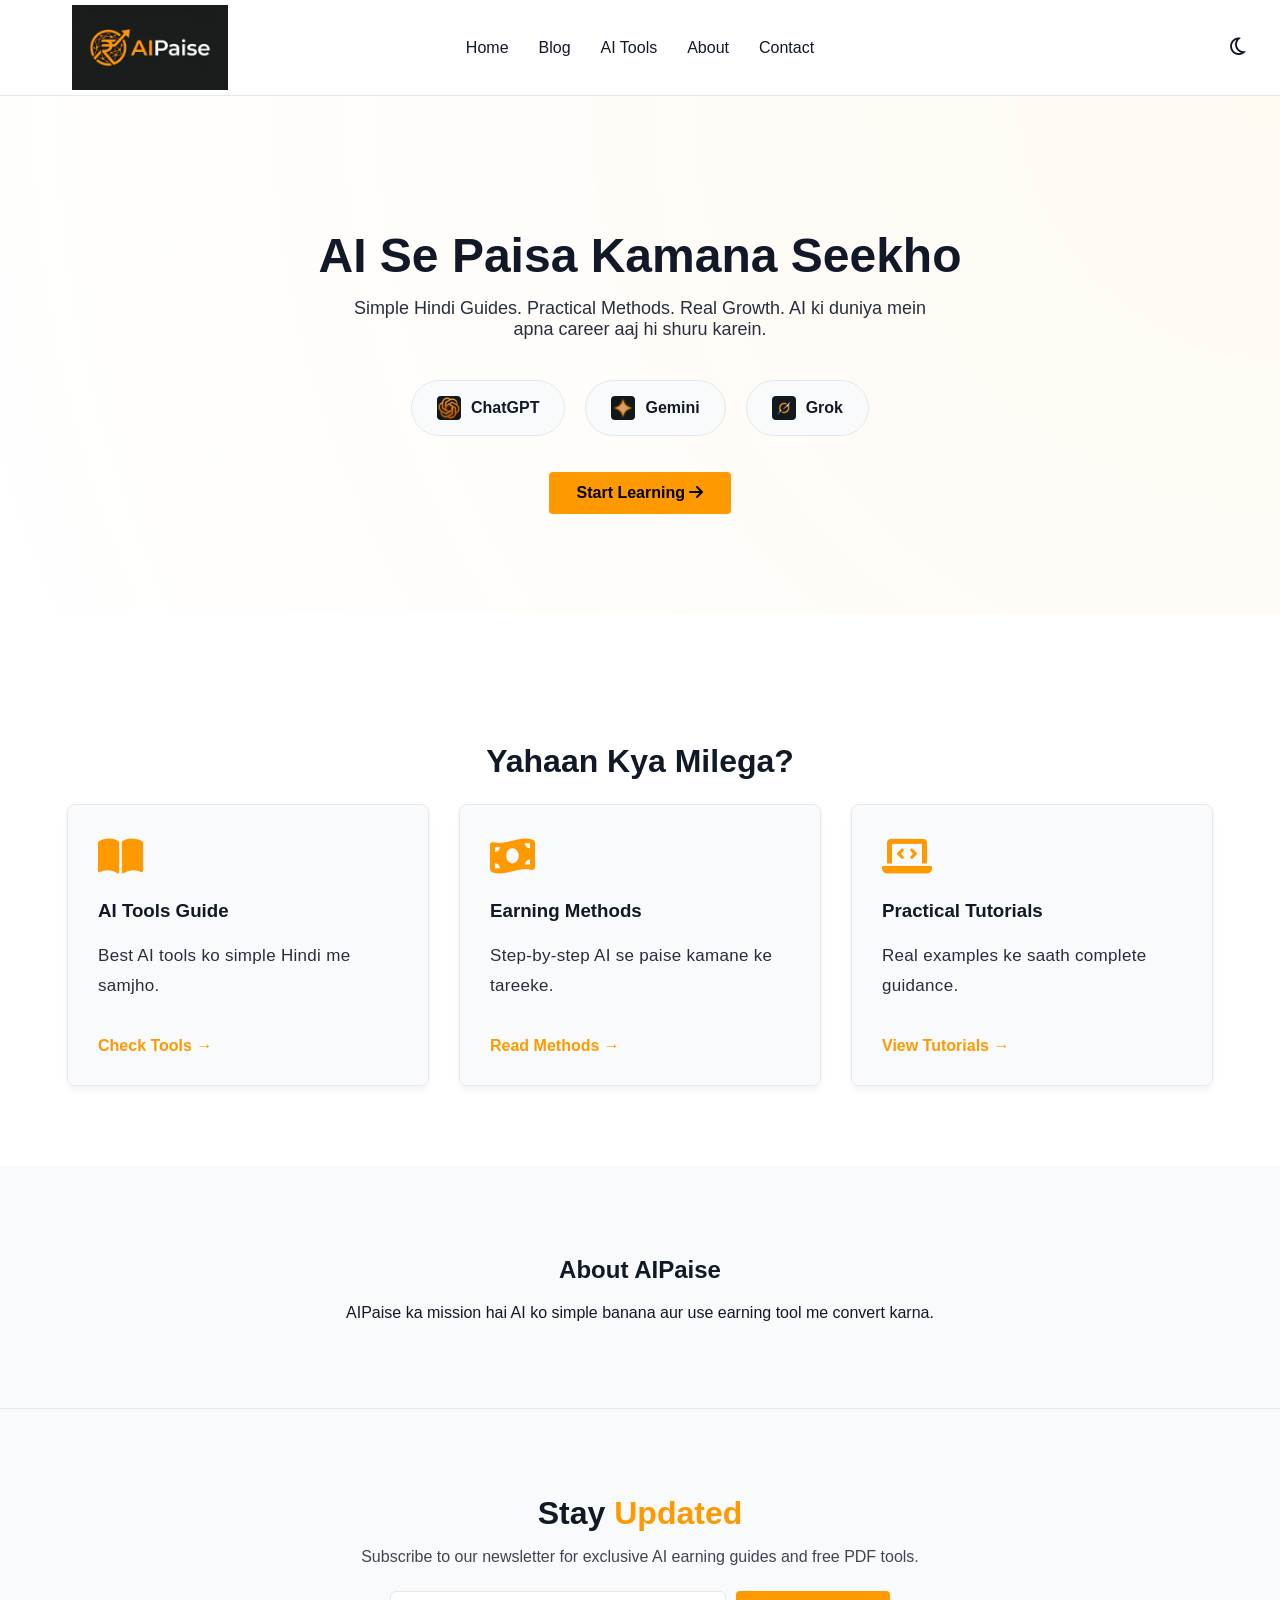
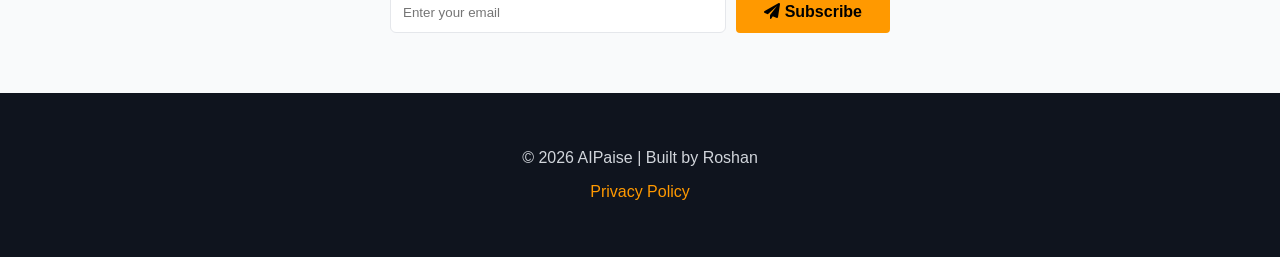
<file: index.html>
<!DOCTYPE html>
<html>
<head>
    <title>AIPaise - AI Se Income Seekho</title>
    
    <meta name="description" content="AI tools aur earning methods ko simple Hindi me seekho. AIPaise par practical AI income guides milte hain.">
    <meta name="google-site-verification" content="S2FvnTVKJyVCUjkGgdNoRHIZjvCnt6dqcLAl9J9zR3c" />
    <meta charset="UTF-8">
    <meta name="viewport" content="width=device-width, initial-scale=1.0">

    <script async src="https://www.googletagmanager.com/gtag/js?id=G-G67X5SBPD9"></script>
    <script>
      window.dataLayer = window.dataLayer || [];
      function gtag(){dataLayer.push(arguments);}
      gtag('js', new Date());
      gtag('config', 'G-G67X5SBPD9');
    </script>
    
    <link rel="stylesheet" href="https://cdnjs.cloudflare.com/ajax/libs/font-awesome/6.0.0/css/all.min.css">
    
    <link rel="stylesheet" href="style.css">
</head>

<body>

<div id="progress-container">
    <div id="progress-bar"></div>
</div>

<nav>
    <div class="logo">
        <img src="images/AIPaise_logo.webp" alt="AIPaise Premium Logo">
    </div>
    
    <ul>
        <li><a href="index.html">Home</a></li>
        <li><a href="blog.html">Blog</a></li>
        <li><a href="ai-tools.html">AI Tools</a></li>
        <li><a href="about.html">About</a></li>
        <li><a href="contact.html">Contact</a></li>
    </ul>
    <div class="nav-right">
        <button id="theme-toggle" class="theme-toggle">
            <i id="theme-icon" class="far fa-moon"></i>
        </button>
    </div>
</nav>

<header class="hero animate-on-scroll">
    <h1>AI Se Paisa Kamana <span>Seekho</span></h1>
    <p>Simple Hindi Guides. Practical Methods. Real Growth. AI ki duniya mein apna career aaj hi shuru karein.</p>
    
    <div class="trending-tools">
        <a href="chatgpt-guide.html" class="mini-tool-card">
            <img src="images/chatgpt_icon.webp" alt="ChatGPT" class="mini-icon"> ChatGPT
        </a>
        <a href="gemini-guide.html" class="mini-tool-card">
            <img src="images/gemini_icon.webp" alt="Gemini" class="mini-icon"> Gemini
        </a>
        <a href="grok-guide.html" class="mini-tool-card">
            <img src="images/grok_icon.webp" alt="Grok" class="mini-icon"> Grok
        </a>
    </div>

    <br><br>
    <a href="blog.html" class="btn">Start Learning <i class="fas fa-arrow-right"></i></a>
</header>

<section class="features animate-on-scroll">
    <h2>Yahaan Kya <span>Milega?</span></h2>
    <div class="box-container">
        
        <div class="box animate-on-scroll">
            <div class="feature-icon"><i class="fas fa-book-open"></i></div>
            <h3>AI Tools Guide</h3>
            <p>Best AI tools ko simple Hindi me samjho.</p>
            <a href="ai-tools.html">Check Tools →</a>
        </div>
        
        <div class="box animate-on-scroll">
            <div class="feature-icon"><i class="fas fa-money-bill-wave"></i></div>
            <h3>Earning Methods</h3>
            <p>Step-by-step AI se paise kamane ke tareeke.</p>
            <a href="blog.html">Read Methods →</a>
        </div>
        
        <div class="box animate-on-scroll">
            <div class="feature-icon"><i class="fas fa-laptop-code"></i></div>
            <h3>Practical Tutorials</h3>
            <p>Real examples ke saath complete guidance.</p>
            <a href="ai-tools.html">View Tutorials →</a>
        </div>

    </div>
</section>

<section class="about animate-on-scroll">
    <h2>About AIPaise</h2>
    <p>AIPaise ka mission hai AI ko simple banana aur use earning tool me convert karna.</p>
</section>

<section class="newsletter animate-on-scroll">
    <h2>Stay <span>Updated</span></h2>
    <p>Subscribe to our newsletter for exclusive AI earning guides and free PDF tools.</p>
    
    <form name="newsletter" method="POST" data-netlify="true" class="newsletter-form">
        <input type="email" name="email" placeholder="Enter your email" required>
        <button type="submit"><i class="fas fa-paper-plane"></i> Subscribe</button>
    </form>
</section>

<footer>
    <p>© 2026 AIPaise | Built by Roshan</p>
    <p><a href="privacy-policy.html">Privacy Policy</a></p>
</footer>

<script>
    // Dark Mode Logic
    const themeBtn = document.getElementById('theme-toggle');
    const themeIcon = document.getElementById('theme-icon');
    const body = document.body;

    if(localStorage.getItem('theme') === 'dark') { 
        body.classList.add('dark-mode'); 
        themeIcon.classList.replace('fa-moon', 'fa-sun'); 
        themeIcon.classList.replace('far', 'fas'); 
    }

    themeBtn.addEventListener('click', () => {
        body.classList.toggle('dark-mode');
        if(body.classList.contains('dark-mode')) { 
            localStorage.setItem('theme', 'dark'); 
            themeIcon.classList.replace('fa-moon', 'fa-sun'); 
            themeIcon.classList.replace('far', 'fas'); 
        } else { 
            localStorage.setItem('theme', 'light'); 
            themeIcon.classList.replace('fa-sun', 'fa-moon'); 
            themeIcon.classList.replace('fas', 'far'); 
        }
    });

    // Scroll Animation Logic
    const observer = new IntersectionObserver((entries) => { 
        entries.forEach(entry => { 
            if(entry.isIntersecting) { 
                entry.target.classList.add('show'); 
            } 
        }); 
    }, { threshold: 0.1 });
    
    document.querySelectorAll('.animate-on-scroll').forEach(el => observer.observe(el));

    // Progress Bar Logic
    window.addEventListener('scroll', () => {
        let winScroll = document.body.scrollTop || document.documentElement.scrollTop;
        let height = document.documentElement.scrollHeight - document.documentElement.clientHeight;
        let scrolled = (winScroll / height) * 100;
        document.getElementById("progress-bar").style.width = scrolled + "%";
    });
</script>

</body>
</html>
</file>
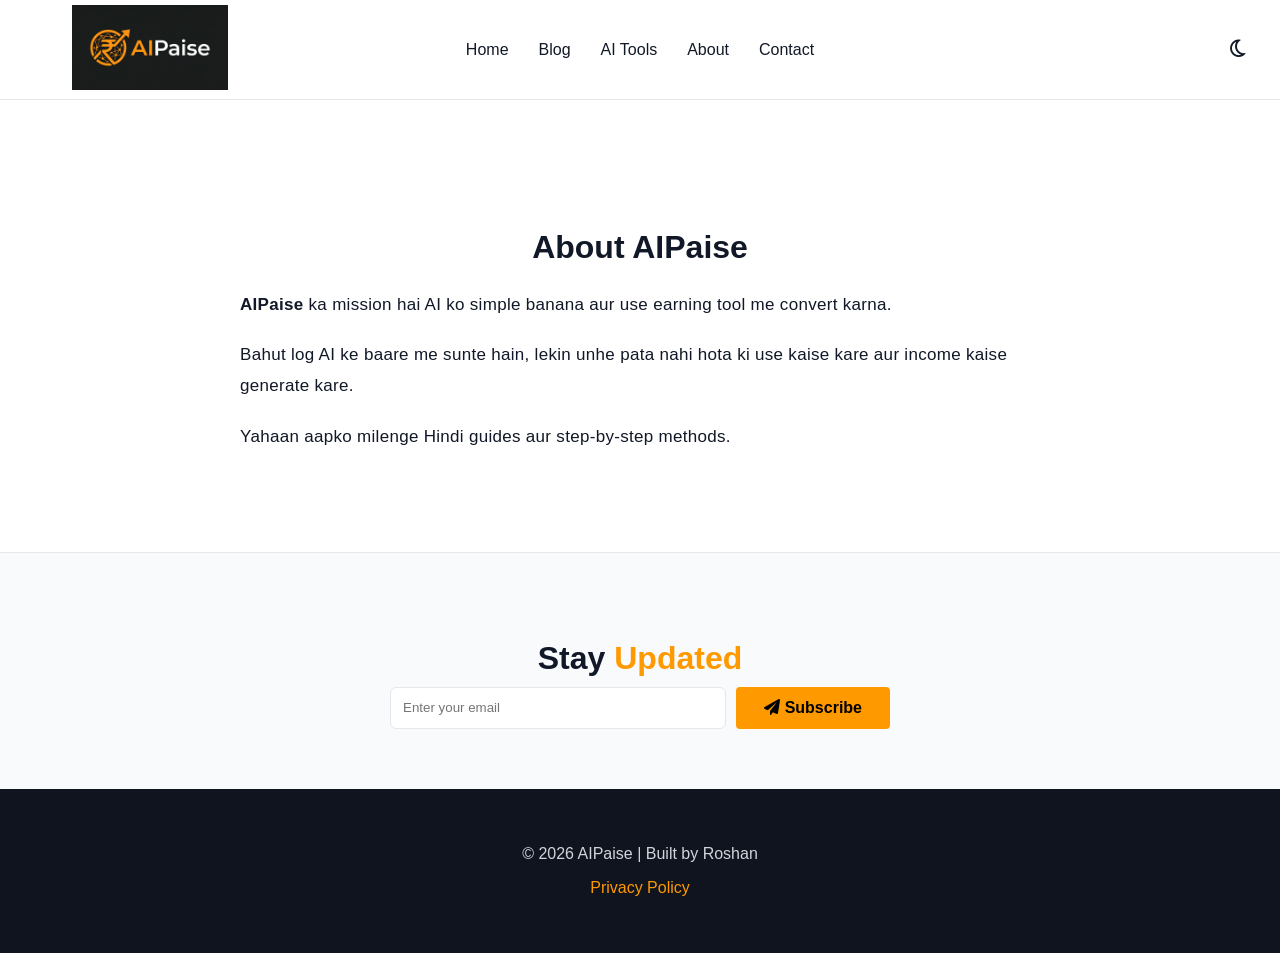
<file: about.html>
<!DOCTYPE html>
<html>
<head>
    <title>About AIPaise - Learn AI & Earn</title>
    <meta charset="UTF-8">
    <meta name="viewport" content="width=device-width, initial-scale=1.0">
    <script async src="https://www.googletagmanager.com/gtag/js?id=G-G67X5SBPD9"></script>
    <script>
      window.dataLayer = window.dataLayer || [];
      function gtag(){dataLayer.push(arguments);}
      gtag('js', new Date());
      gtag('config', 'G-G67X5SBPD9');
    </script>
    <link rel="stylesheet" href="https://cdnjs.cloudflare.com/ajax/libs/font-awesome/6.0.0/css/all.min.css">
    <link rel="stylesheet" href="style.css">
</head>
<body>
<div id="progress-container"><div id="progress-bar"></div></div>
<nav>
    <div class="logo">
        <a href="index.html">
            <img src="images/AIPaise_logo.webp" alt="AIPaise Premium Logo">
        </a>
    </div>
    <ul>
        <li><a href="index.html">Home</a></li>
        <li><a href="blog.html">Blog</a></li>
        <li><a href="ai-tools.html">AI Tools</a></li>
        <li><a href="about.html">About</a></li>
        <li><a href="contact.html">Contact</a></li>
    </ul>
    <div class="nav-right">
        <button id="theme-toggle" class="theme-toggle"><i id="theme-icon" class="far fa-moon"></i></button>
    </div>
</nav>
<section class="features animate-on-scroll">
    <h2>About AIPaise</h2>
    <div style="max-width:800px; margin:auto; text-align:left;">
        <p class="animate-on-scroll"><strong>AIPaise</strong> ka mission hai AI ko simple banana aur use earning tool me convert karna.</p>
        <p class="animate-on-scroll">Bahut log AI ke baare me sunte hain, lekin unhe pata nahi hota ki use kaise kare aur income kaise generate kare.</p>
        <p class="animate-on-scroll">Yahaan aapko milenge Hindi guides aur step-by-step methods.</p>
    </div>
</section>
<section class="newsletter animate-on-scroll">
    <h2>Stay <span>Updated</span></h2>
    <form name="newsletter" method="POST" data-netlify="true" class="newsletter-form">
        <input type="email" name="email" placeholder="Enter your email" required>
        <button type="submit"><i class="fas fa-paper-plane"></i> Subscribe</button>
    </form>
</section>
<footer>
    <p>© 2026 AIPaise | Built by Roshan</p>
    <p><a href="privacy-policy.html">Privacy Policy</a></p>
</footer>
<script>
    const themeBtn = document.getElementById('theme-toggle');
    const themeIcon = document.getElementById('theme-icon');
    const body = document.body;
    if(localStorage.getItem('theme') === 'dark') { body.classList.add('dark-mode'); themeIcon.classList.replace('fa-moon', 'fa-sun'); themeIcon.classList.replace('far', 'fas'); }
    themeBtn.addEventListener('click', () => {
        body.classList.toggle('dark-mode');
        if(body.classList.contains('dark-mode')) { localStorage.setItem('theme', 'dark'); themeIcon.classList.replace('fa-moon', 'fa-sun'); themeIcon.classList.replace('far', 'fas'); } 
        else { localStorage.setItem('theme', 'light'); themeIcon.classList.replace('fa-sun', 'fa-moon'); themeIcon.classList.replace('fas', 'far'); }
    });
    const observer = new IntersectionObserver((entries) => { entries.forEach(entry => { if(entry.isIntersecting) { entry.target.classList.add('show'); } }); }, { threshold: 0.1 });
    document.querySelectorAll('.animate-on-scroll').forEach(el => observer.observe(el));
    window.addEventListener('scroll', () => {
        let winScroll = document.body.scrollTop || document.documentElement.scrollTop;
        let height = document.documentElement.scrollHeight - document.documentElement.clientHeight;
        let scrolled = (winScroll / height) * 100;
        document.getElementById("progress-bar").style.width = scrolled + "%";
    });
</script>
</body>
</html>
</file>
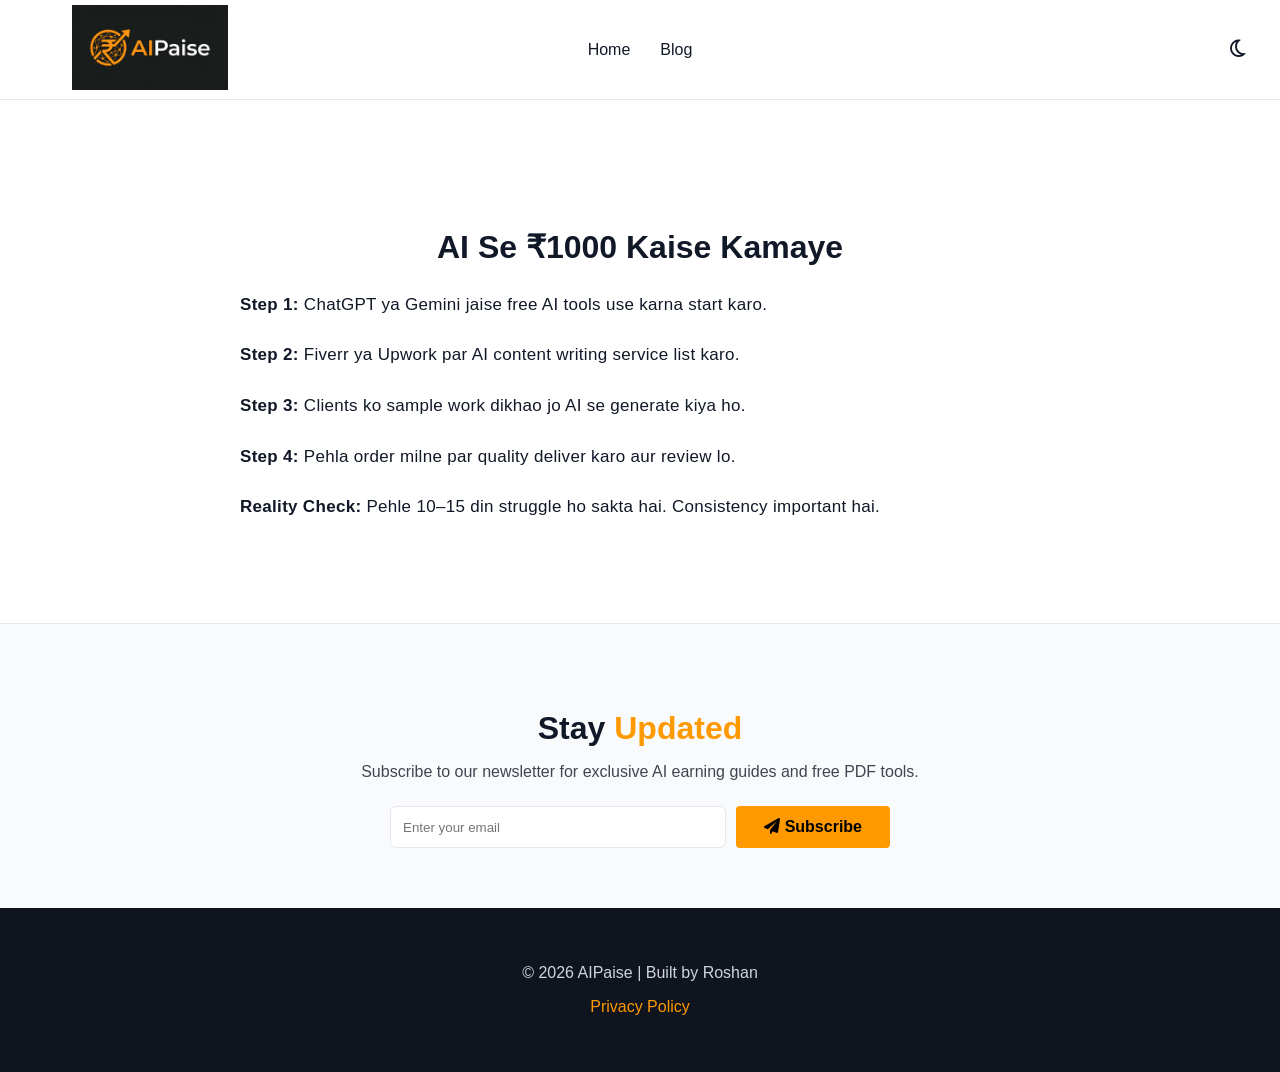
<file: ai-1000-guide.html>
<!DOCTYPE html>
<html>
<head>
    <title>AI Se ₹1000 Kaise Kamaye (Beginner Guide 2026) | AIPaise</title>
    <meta charset="UTF-8">
    <meta name="viewport" content="width=device-width, initial-scale=1.0">
    <meta name="description" content="AI tools jaise ChatGPT aur freelancing platforms ka use karke ₹1000 kamane ka simple beginner guide Hindi me.">
    <meta name="keywords" content="AI se paisa kaise kamaye, AI freelancing Hindi, ₹1000 online earning, ChatGPT earning guide">
    <meta name="author" content="AIPaise">
    
    <script async src="https://www.googletagmanager.com/gtag/js?id=G-G67X5SBPD9"></script>
    <script>
      window.dataLayer = window.dataLayer || [];
      function gtag(){dataLayer.push(arguments);}
      gtag('js', new Date());
      gtag('config', 'G-G67X5SBPD9');
    </script>
    
    <link rel="stylesheet" href="https://cdnjs.cloudflare.com/ajax/libs/font-awesome/6.0.0/css/all.min.css">
    
    <link rel="stylesheet" href="style.css">
</head>
<body>

<div id="progress-container">
    <div id="progress-bar"></div>
</div>

<nav>
    <div class="logo">
    <a href="index.html">
        <img src="images/AIPaise_logo.webp" alt="AIPaise Premium Logo">
    </a>
</div>
    <ul>
        <li><a href="index.html">Home</a></li>
        <li><a href="blog.html">Blog</a></li>
    </ul>
    <div class="nav-right">
        <button id="theme-toggle" class="theme-toggle">
            <i id="theme-icon" class="far fa-moon"></i>
        </button>
    </div>
</nav>

<section class="features animate-on-scroll">
    <h2>AI Se ₹1000 Kaise Kamaye</h2>
    <div style="max-width:800px; margin:auto; text-align:left;">
        <p class="animate-on-scroll"><strong>Step 1:</strong> ChatGPT ya Gemini jaise free AI tools use karna start karo.</p>
        
        <p class="animate-on-scroll"><strong>Step 2:</strong> Fiverr ya Upwork par AI content writing service list karo.</p>
        
        <p class="animate-on-scroll"><strong>Step 3:</strong> Clients ko sample work dikhao jo AI se generate kiya ho.</p>
        
        <p class="animate-on-scroll"><strong>Step 4:</strong> Pehla order milne par quality deliver karo aur review lo.</p>
        
        <p class="animate-on-scroll"><strong>Reality Check:</strong> Pehle 10–15 din struggle ho sakta hai. Consistency important hai.</p>
    </div>
</section>

<section class="newsletter animate-on-scroll">
    <h2>Stay <span>Updated</span></h2>
    <p>Subscribe to our newsletter for exclusive AI earning guides and free PDF tools.</p>
    <form name="newsletter" method="POST" data-netlify="true" class="newsletter-form">
        <input type="email" name="email" placeholder="Enter your email" required>
        <button type="submit"><i class="fas fa-paper-plane"></i> Subscribe</button>
    </form>
</section>

<footer>
    <p>© 2026 AIPaise | Built by Roshan</p>
    <p><a href="privacy-policy.html">Privacy Policy</a></p>
</footer>

<script>
    const themeBtn = document.getElementById('theme-toggle');
    const themeIcon = document.getElementById('theme-icon');
    const body = document.body;

    if(localStorage.getItem('theme') === 'dark') { 
        body.classList.add('dark-mode'); 
        themeIcon.classList.replace('fa-moon', 'fa-sun'); 
        themeIcon.classList.replace('far', 'fas'); 
    }

    themeBtn.addEventListener('click', () => {
        body.classList.toggle('dark-mode');
        if(body.classList.contains('dark-mode')) { 
            localStorage.setItem('theme', 'dark'); 
            themeIcon.classList.replace('fa-moon', 'fa-sun'); 
            themeIcon.classList.replace('far', 'fas'); 
        } else { 
            localStorage.setItem('theme', 'light'); 
            themeIcon.classList.replace('fa-sun', 'fa-moon'); 
            themeIcon.classList.replace('fas', 'far'); 
        }
    });

    const observer = new IntersectionObserver((entries) => { 
        entries.forEach(entry => { 
            if(entry.isIntersecting) { entry.target.classList.add('show'); } 
        }); 
    }, { threshold: 0.1 });
    document.querySelectorAll('.animate-on-scroll').forEach(el => observer.observe(el));

    window.addEventListener('scroll', () => {
        let winScroll = document.body.scrollTop || document.documentElement.scrollTop;
        let height = document.documentElement.scrollHeight - document.documentElement.clientHeight;
        let scrolled = (winScroll / height) * 100;
        document.getElementById("progress-bar").style.width = scrolled + "%";
    });
</script>

</body>
</html>
</file>
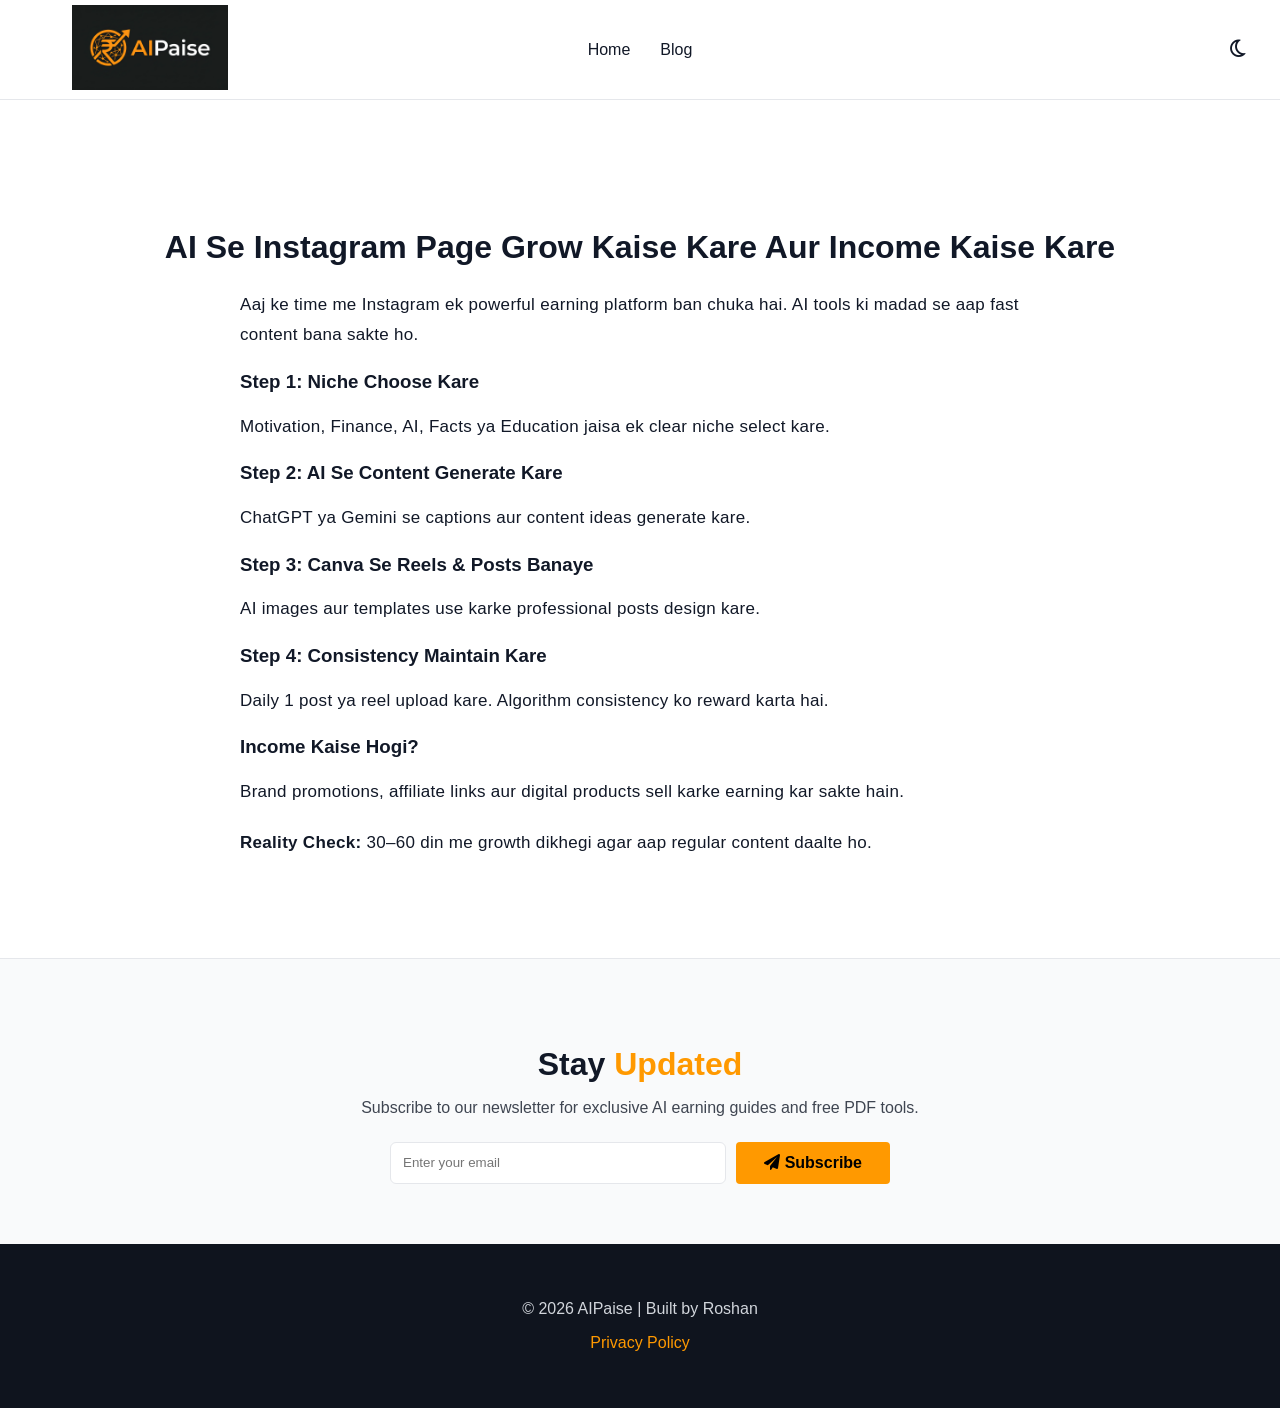
<file: ai-instagram-income.html>
<!DOCTYPE html>
<html>
<head>
    <title>AI Se Instagram Page Grow Kaise Kare Aur Income Kaise Kare | AIPaise</title>
    <meta charset="UTF-8">
    <meta name="viewport" content="width=device-width, initial-scale=1.0">
    <meta name="description" content="AI tools ki madad se Instagram page grow karne aur affiliate, brand promotion se income kamane ka step-by-step guide.">
    <meta name="keywords" content="AI Instagram earning, Instagram income Hindi, AI social media growth, Instagram se paisa">
    <meta name="author" content="AIPaise">
    
    <script async src="https://www.googletagmanager.com/gtag/js?id=G-G67X5SBPD9"></script>
    <script>
      window.dataLayer = window.dataLayer || [];
      function gtag(){dataLayer.push(arguments);}
      gtag('js', new Date());
      gtag('config', 'G-G67X5SBPD9');
    </script>
    
    <link rel="stylesheet" href="https://cdnjs.cloudflare.com/ajax/libs/font-awesome/6.0.0/css/all.min.css">
    
    <link rel="stylesheet" href="style.css">
</head>
<body>

<div id="progress-container">
    <div id="progress-bar"></div>
</div>

<nav>
    <div class="logo">
    <a href="index.html">
        <img src="images/AIPaise_logo.webp" alt="AIPaise Premium Logo">
    </a>
</div>
    <ul>
        <li><a href="index.html">Home</a></li>
        <li><a href="blog.html">Blog</a></li>
    </ul>
    <div class="nav-right">
        <button id="theme-toggle" class="theme-toggle">
            <i id="theme-icon" class="far fa-moon"></i>
        </button>
    </div>
</nav>

<section class="features animate-on-scroll">
    <h2>AI Se Instagram Page Grow Kaise Kare Aur Income Kaise Kare</h2>
    <div style="max-width:800px; margin:auto; text-align:left;">
        <p class="animate-on-scroll">Aaj ke time me Instagram ek powerful earning platform ban chuka hai. AI tools ki madad se aap fast content bana sakte ho.</p>
        
        <h3 class="animate-on-scroll">Step 1: Niche Choose Kare</h3>
        <p class="animate-on-scroll">Motivation, Finance, AI, Facts ya Education jaisa ek clear niche select kare.</p>
        
        <h3 class="animate-on-scroll">Step 2: AI Se Content Generate Kare</h3>
        <p class="animate-on-scroll">ChatGPT ya Gemini se captions aur content ideas generate kare.</p>
        
        <h3 class="animate-on-scroll">Step 3: Canva Se Reels & Posts Banaye</h3>
        <p class="animate-on-scroll">AI images aur templates use karke professional posts design kare.</p>
        
        <h3 class="animate-on-scroll">Step 4: Consistency Maintain Kare</h3>
        <p class="animate-on-scroll">Daily 1 post ya reel upload kare. Algorithm consistency ko reward karta hai.</p>
        
        <h3 class="animate-on-scroll">Income Kaise Hogi?</h3>
        <p class="animate-on-scroll">Brand promotions, affiliate links aur digital products sell karke earning kar sakte hain.</p>
        
        <p class="animate-on-scroll"><strong>Reality Check:</strong> 30–60 din me growth dikhegi agar aap regular content daalte ho.</p>
    </div>
</section>

<section class="newsletter animate-on-scroll">
    <h2>Stay <span>Updated</span></h2>
    <p>Subscribe to our newsletter for exclusive AI earning guides and free PDF tools.</p>
    <form name="newsletter" method="POST" data-netlify="true" class="newsletter-form">
        <input type="email" name="email" placeholder="Enter your email" required>
        <button type="submit"><i class="fas fa-paper-plane"></i> Subscribe</button>
    </form>
</section>

<footer>
    <p>© 2026 AIPaise | Built by Roshan</p>
    <p><a href="privacy-policy.html">Privacy Policy</a></p>
</footer>

<script>
    const themeBtn = document.getElementById('theme-toggle');
    const themeIcon = document.getElementById('theme-icon');
    const body = document.body;

    if(localStorage.getItem('theme') === 'dark') { 
        body.classList.add('dark-mode'); 
        themeIcon.classList.replace('fa-moon', 'fa-sun'); 
        themeIcon.classList.replace('far', 'fas'); 
    }

    themeBtn.addEventListener('click', () => {
        body.classList.toggle('dark-mode');
        if(body.classList.contains('dark-mode')) { 
            localStorage.setItem('theme', 'dark'); 
            themeIcon.classList.replace('fa-moon', 'fa-sun'); 
            themeIcon.classList.replace('far', 'fas'); 
        } else { 
            localStorage.setItem('theme', 'light'); 
            themeIcon.classList.replace('fa-sun', 'fa-moon'); 
            themeIcon.classList.replace('fas', 'far'); 
        }
    });

    const observer = new IntersectionObserver((entries) => { 
        entries.forEach(entry => { 
            if(entry.isIntersecting) { entry.target.classList.add('show'); } 
        }); 
    }, { threshold: 0.1 });
    document.querySelectorAll('.animate-on-scroll').forEach(el => observer.observe(el));

    window.addEventListener('scroll', () => {
        let winScroll = document.body.scrollTop || document.documentElement.scrollTop;
        let height = document.documentElement.scrollHeight - document.documentElement.clientHeight;
        let scrolled = (winScroll / height) * 100;
        document.getElementById("progress-bar").style.width = scrolled + "%";
    });
</script>

</body>
</html>
</file>
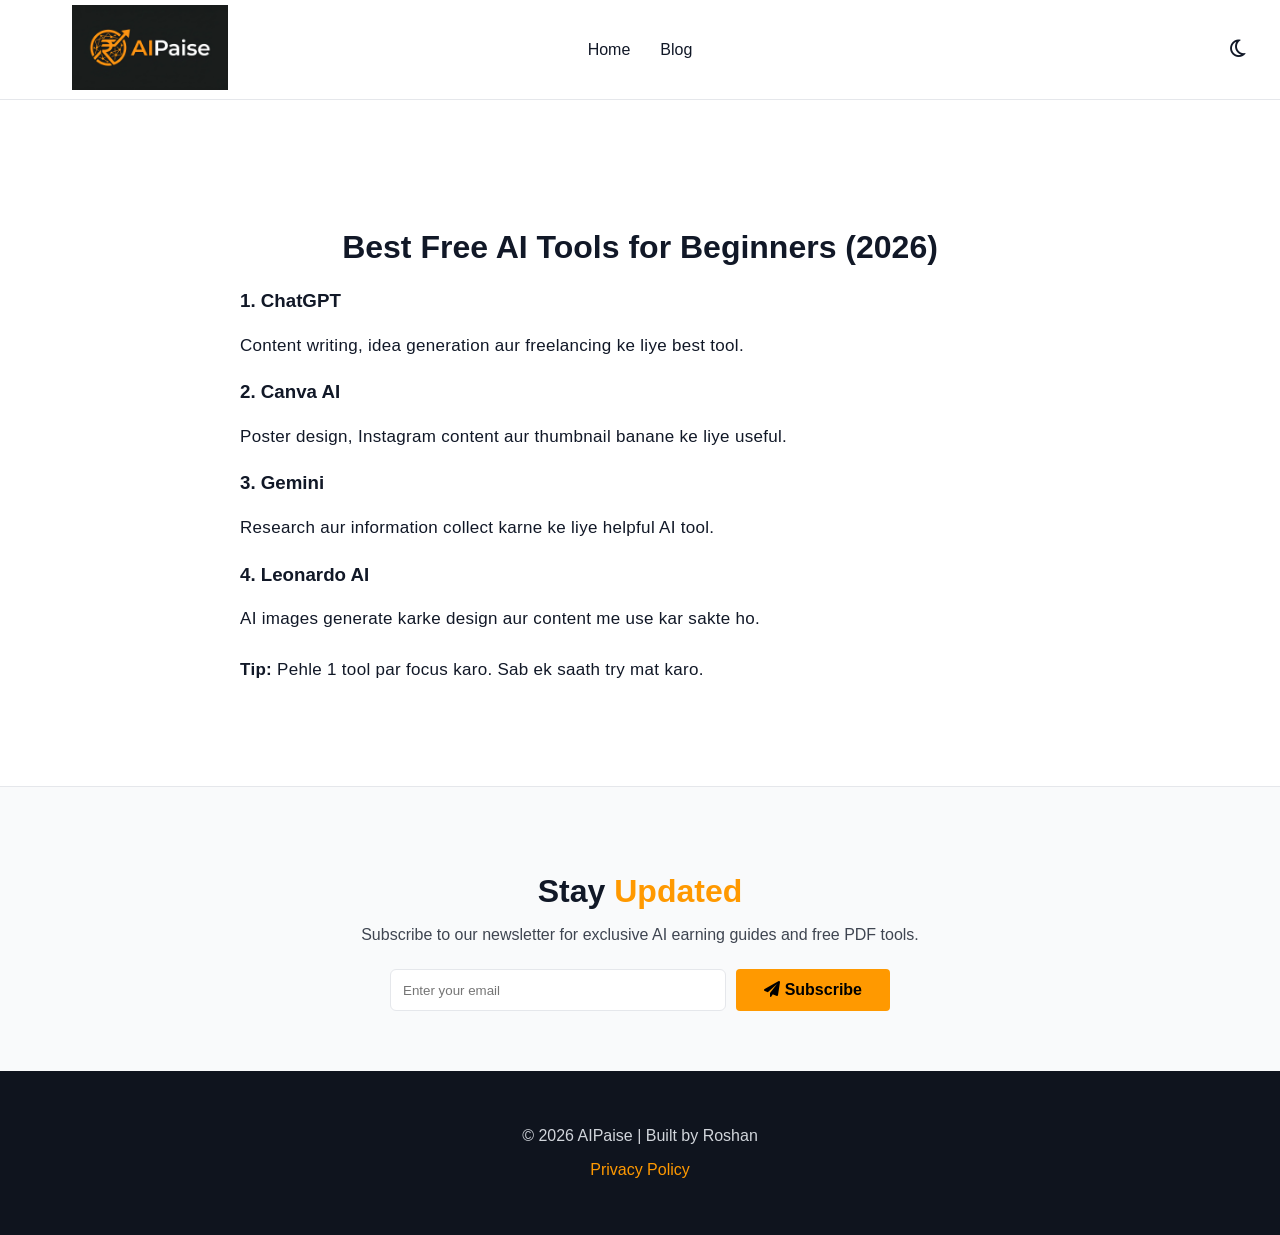
<file: ai-tools-2026.html>
<!DOCTYPE html>
<html>
<head>
    <title>Best Free AI Tools for Beginners (2026) | AIPaise</title>
    <meta charset="UTF-8">
    <meta name="viewport" content="width=device-width, initial-scale=1.0">
    <meta name="description" content="Beginners ke liye best free AI tools jaise ChatGPT, Canva aur Gemini ki complete Hindi guide.">
    <meta name="keywords" content="best AI tools Hindi, free AI tools 2026, ChatGPT guide Hindi, AI beginners tools">
    <meta name="author" content="AIPaise">
    
    <script async src="https://www.googletagmanager.com/gtag/js?id=G-G67X5SBPD9"></script>
    <script>
      window.dataLayer = window.dataLayer || [];
      function gtag(){dataLayer.push(arguments);}
      gtag('js', new Date());
      gtag('config', 'G-G67X5SBPD9');
    </script>
    
    <link rel="stylesheet" href="https://cdnjs.cloudflare.com/ajax/libs/font-awesome/6.0.0/css/all.min.css">
    
    <link rel="stylesheet" href="style.css">
</head>
<body>

<div id="progress-container">
    <div id="progress-bar"></div>
</div>

<nav>
    <div class="logo">
    <a href="index.html">
        <img src="images/AIPaise_logo.webp" alt="AIPaise Premium Logo">
    </a>
</div>
    <ul>
        <li><a href="index.html">Home</a></li>
        <li><a href="blog.html">Blog</a></li>
    </ul>
    <div class="nav-right">
        <button id="theme-toggle" class="theme-toggle">
            <i id="theme-icon" class="far fa-moon"></i>
        </button>
    </div>
</nav>

<section class="features animate-on-scroll">
    <h2>Best Free AI Tools for Beginners (2026)</h2>
    <div style="max-width:800px; margin:auto; text-align:left;">
        <h3 class="animate-on-scroll">1. ChatGPT</h3>
        <p class="animate-on-scroll">Content writing, idea generation aur freelancing ke liye best tool.</p>
        
        <h3 class="animate-on-scroll">2. Canva AI</h3>
        <p class="animate-on-scroll">Poster design, Instagram content aur thumbnail banane ke liye useful.</p>
        
        <h3 class="animate-on-scroll">3. Gemini</h3>
        <p class="animate-on-scroll">Research aur information collect karne ke liye helpful AI tool.</p>
        
        <h3 class="animate-on-scroll">4. Leonardo AI</h3>
        <p class="animate-on-scroll">AI images generate karke design aur content me use kar sakte ho.</p>
        
        <p class="animate-on-scroll"><strong>Tip:</strong> Pehle 1 tool par focus karo. Sab ek saath try mat karo.</p>
    </div>
</section>

<section class="newsletter animate-on-scroll">
    <h2>Stay <span>Updated</span></h2>
    <p>Subscribe to our newsletter for exclusive AI earning guides and free PDF tools.</p>
    <form name="newsletter" method="POST" data-netlify="true" class="newsletter-form">
        <input type="email" name="email" placeholder="Enter your email" required>
        <button type="submit"><i class="fas fa-paper-plane"></i> Subscribe</button>
    </form>
</section>

<footer>
    <p>© 2026 AIPaise | Built by Roshan</p>
    <p><a href="privacy-policy.html">Privacy Policy</a></p>
</footer>

<script>
    const themeBtn = document.getElementById('theme-toggle');
    const themeIcon = document.getElementById('theme-icon');
    const body = document.body;

    if(localStorage.getItem('theme') === 'dark') { 
        body.classList.add('dark-mode'); 
        themeIcon.classList.replace('fa-moon', 'fa-sun'); 
        themeIcon.classList.replace('far', 'fas'); 
    }

    themeBtn.addEventListener('click', () => {
        body.classList.toggle('dark-mode');
        if(body.classList.contains('dark-mode')) { 
            localStorage.setItem('theme', 'dark'); 
            themeIcon.classList.replace('fa-moon', 'fa-sun'); 
            themeIcon.classList.replace('far', 'fas'); 
        } else { 
            localStorage.setItem('theme', 'light'); 
            themeIcon.classList.replace('fa-sun', 'fa-moon'); 
            themeIcon.classList.replace('fas', 'far'); 
        }
    });

    const observer = new IntersectionObserver((entries) => { 
        entries.forEach(entry => { 
            if(entry.isIntersecting) { entry.target.classList.add('show'); } 
        }); 
    }, { threshold: 0.1 });
    document.querySelectorAll('.animate-on-scroll').forEach(el => observer.observe(el));

    window.addEventListener('scroll', () => {
        let winScroll = document.body.scrollTop || document.documentElement.scrollTop;
        let height = document.documentElement.scrollHeight - document.documentElement.clientHeight;
        let scrolled = (winScroll / height) * 100;
        document.getElementById("progress-bar").style.width = scrolled + "%";
    });
</script>

</body>
</html>
</file>
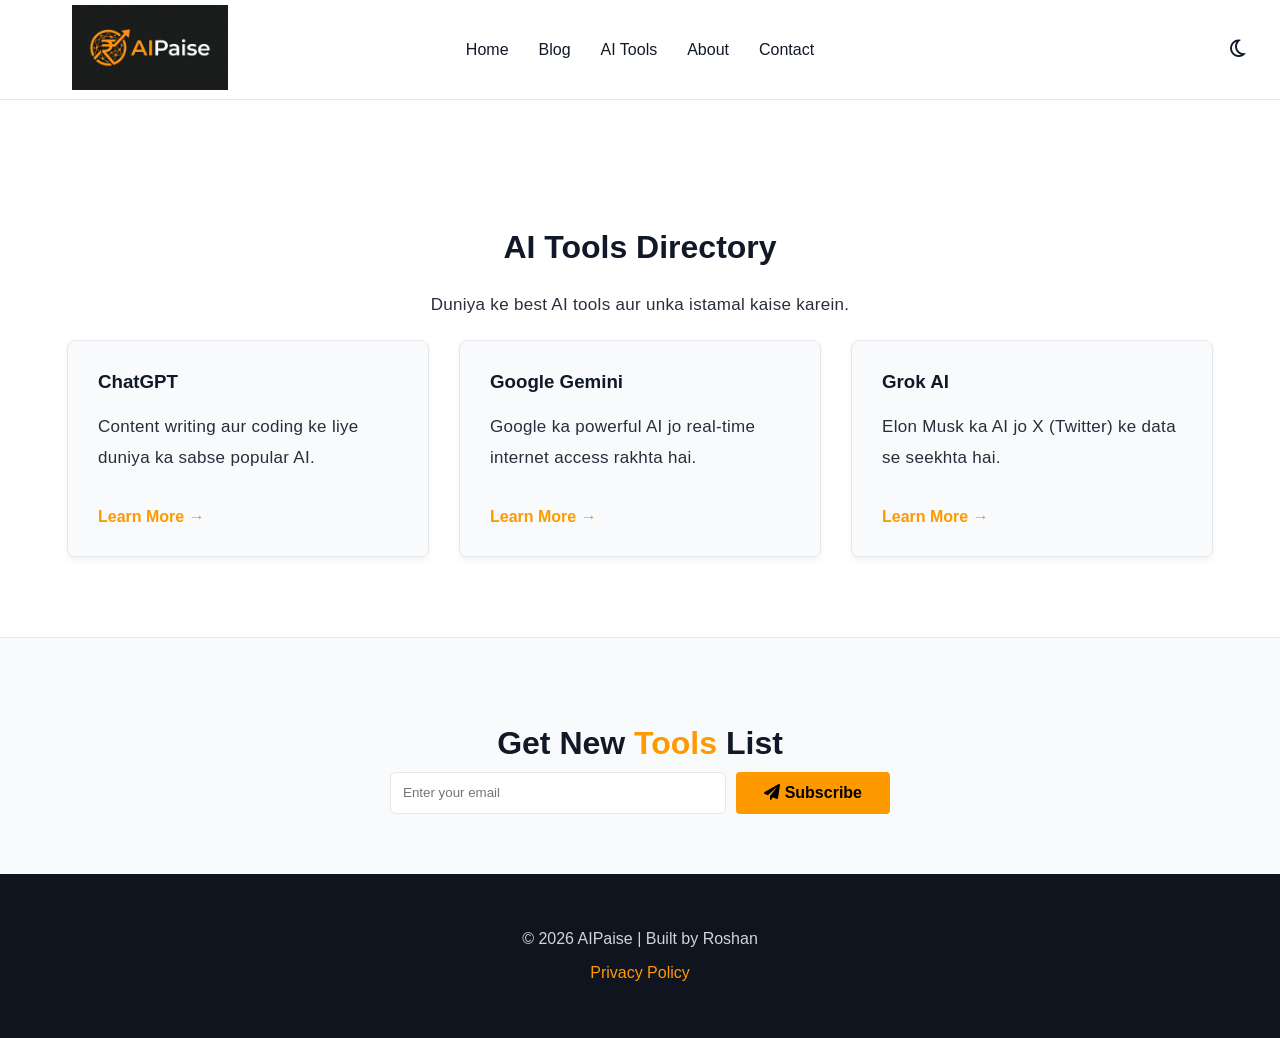
<file: ai-tools.html>
<!DOCTYPE html>
<html>
<head>
    <title>AI Tools Directory | AIPaise</title>
    <meta charset="UTF-8">
    <meta name="viewport" content="width=device-width, initial-scale=1.0">
    <meta name="description" content="Best AI tools jaise ChatGPT, Gemini aur Grok ke baare mein Hindi mein jaaniye.">
    
    <script async src="https://www.googletagmanager.com/gtag/js?id=G-G67X5SBPD9"></script>
    <script>
      window.dataLayer = window.dataLayer || [];
      function gtag(){dataLayer.push(arguments);}
      gtag('js', new Date());
      gtag('config', 'G-G67X5SBPD9');
    </script>
    
    <link rel="stylesheet" href="https://cdnjs.cloudflare.com/ajax/libs/font-awesome/6.0.0/css/all.min.css">
    <link rel="stylesheet" href="style.css">
</head>
<body>

<div id="progress-container"><div id="progress-bar"></div></div>

<nav>
    <div class="logo">
        <a href="index.html">
            <img src="images/AIPaise_logo.webp" alt="AIPaise Premium Logo">
        </a>
    </div>
    <ul>
        <li><a href="index.html">Home</a></li>
        <li><a href="blog.html">Blog</a></li>
        <li><a href="ai-tools.html">AI Tools</a></li>
        <li><a href="about.html">About</a></li>
        <li><a href="contact.html">Contact</a></li>
    </ul>
    <div class="nav-right">
        <button id="theme-toggle" class="theme-toggle"><i id="theme-icon" class="far fa-moon"></i></button>
    </div>
</nav>

<section class="features animate-on-scroll">
    <h2>AI Tools <span>Directory</span></h2>
    <p>Duniya ke best AI tools aur unka istamal kaise karein.</p>
    
    <div class="box-container">
        <div class="box animate-on-scroll">
            <h3>ChatGPT</h3>
            <p>Content writing aur coding ke liye duniya ka sabse popular AI.</p>
            <a href="chatgpt-guide.html">Learn More →</a>
        </div>
        
        <div class="box animate-on-scroll">
            <h3>Google Gemini</h3>
            <p>Google ka powerful AI jo real-time internet access rakhta hai.</p>
            <a href="gemini-guide.html">Learn More →</a>
        </div>
        
        <div class="box animate-on-scroll">
            <h3>Grok AI</h3>
            <p>Elon Musk ka AI jo X (Twitter) ke data se seekhta hai.</p>
            <a href="grok-guide.html">Learn More →</a>
        </div>
    </div>
</section>

<section class="newsletter animate-on-scroll">
    <h2>Get New <span>Tools</span> List</h2>
    <form name="tool-newsletter" method="POST" data-netlify="true" class="newsletter-form">
        <input type="email" name="email" placeholder="Enter your email" required>
        <button type="submit"><i class="fas fa-paper-plane"></i> Subscribe</button>
    </form>
</section>

<footer>
    <p>© 2026 AIPaise | Built by Roshan</p>
    <p><a href="privacy-policy.html">Privacy Policy</a></p>
</footer>

<script>
    const themeBtn = document.getElementById('theme-toggle');
    const themeIcon = document.getElementById('theme-icon');
    const body = document.body;
    if(localStorage.getItem('theme') === 'dark') { body.classList.add('dark-mode'); themeIcon.classList.replace('fa-moon', 'fa-sun'); themeIcon.classList.replace('far', 'fas'); }
    themeBtn.addEventListener('click', () => {
        body.classList.toggle('dark-mode');
        if(body.classList.contains('dark-mode')) { 
            localStorage.setItem('theme', 'dark'); themeIcon.classList.replace('fa-moon', 'fa-sun'); themeIcon.classList.replace('far', 'fas'); 
        } else { 
            localStorage.setItem('theme', 'light'); themeIcon.classList.replace('fa-sun', 'fa-moon'); themeIcon.classList.replace('fas', 'far'); 
        }
    });
    const observer = new IntersectionObserver((entries) => { entries.forEach(entry => { if(entry.isIntersecting) { entry.target.classList.add('show'); } }); }, { threshold: 0.1 });
    document.querySelectorAll('.animate-on-scroll').forEach(el => observer.observe(el));
    window.addEventListener('scroll', () => {
        let winScroll = document.body.scrollTop || document.documentElement.scrollTop;
        let height = document.documentElement.scrollHeight - document.documentElement.clientHeight;
        let scrolled = (winScroll / height) * 100;
        document.getElementById("progress-bar").style.width = scrolled + "%";
    });
</script>
</body>
</html>
</file>
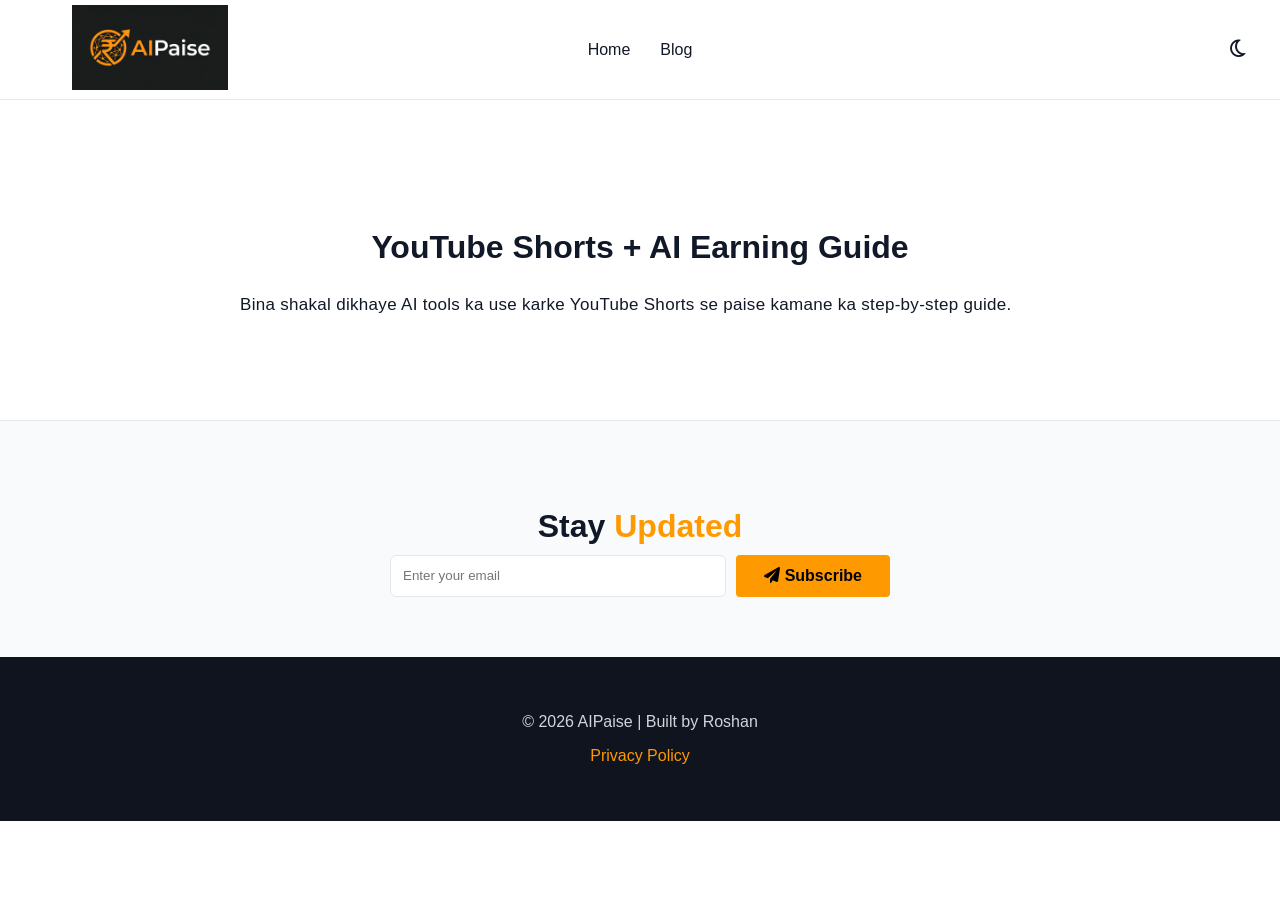
<file: ai-youtube-shorts.html>
<!DOCTYPE html>
<html>
<head>
    <title>AI & YouTube Shorts Earning | AIPaise</title>
    <script async src="https://www.googletagmanager.com/gtag/js?id=G-G67X5SBPD9"></script>
    <script>
      window.dataLayer = window.dataLayer || [];
      function gtag(){dataLayer.push(arguments);}
      gtag('js', new Date());
      gtag('config', 'G-G67X5SBPD9');
    </script>
    <link rel="stylesheet" href="https://cdnjs.cloudflare.com/ajax/libs/font-awesome/6.0.0/css/all.min.css">
    <link rel="stylesheet" href="style.css">
</head>
<body>
<div id="progress-container"><div id="progress-bar"></div></div>
<nav>
    <div class="logo">
        <a href="index.html">
            <img src="images/AIPaise_logo.webp" alt="AIPaise Premium Logo">
        </a>
    </div>
    <ul>
        <li><a href="index.html">Home</a></li>
        <li><a href="blog.html">Blog</a></li>
    </ul>
    <div class="nav-right">
        <button id="theme-toggle" class="theme-toggle"><i id="theme-icon" class="far fa-moon"></i></button>
    </div>
</nav>
<section class="features animate-on-scroll">
    <h2>YouTube Shorts + AI Earning Guide</h2>
    <div style="max-width:800px; margin:auto; text-align:left;">
        <p class="animate-on-scroll">Bina shakal dikhaye AI tools ka use karke YouTube Shorts se paise kamane ka step-by-step guide.</p>
    </div>
</section>
<section class="newsletter animate-on-scroll">
    <h2>Stay <span>Updated</span></h2>
    <form name="newsletter" method="POST" data-netlify="true" class="newsletter-form">
        <input type="email" name="email" placeholder="Enter your email" required>
        <button type="submit"><i class="fas fa-paper-plane"></i> Subscribe</button>
    </form>
</section>
<footer>
    <p>© 2026 AIPaise | Built by Roshan</p>
    <p><a href="privacy-policy.html">Privacy Policy</a></p>
</footer>
<script>
    const themeBtn = document.getElementById('theme-toggle');
    const themeIcon = document.getElementById('theme-icon');
    const body = document.body;
    if(localStorage.getItem('theme') === 'dark') { body.classList.add('dark-mode'); themeIcon.classList.replace('fa-moon', 'fa-sun'); themeIcon.classList.replace('far', 'fas'); }
    themeBtn.addEventListener('click', () => {
        body.classList.toggle('dark-mode');
        if(body.classList.contains('dark-mode')) { localStorage.setItem('theme', 'dark'); themeIcon.classList.replace('fa-moon', 'fa-sun'); themeIcon.classList.replace('far', 'fas'); } 
        else { localStorage.setItem('theme', 'light'); themeIcon.classList.replace('fa-sun', 'fa-moon'); themeIcon.classList.replace('fas', 'far'); }
    });
    const observer = new IntersectionObserver((entries) => { entries.forEach(entry => { if(entry.isIntersecting) { entry.target.classList.add('show'); } }); }, { threshold: 0.1 });
    document.querySelectorAll('.animate-on-scroll').forEach(el => observer.observe(el));
    window.addEventListener('scroll', () => {
        let winScroll = document.body.scrollTop || document.documentElement.scrollTop;
        let height = document.documentElement.scrollHeight - document.documentElement.clientHeight;
        let scrolled = (winScroll / height) * 100;
        document.getElementById("progress-bar").style.width = scrolled + "%";
    });
</script>
</body>
</html>
</file>
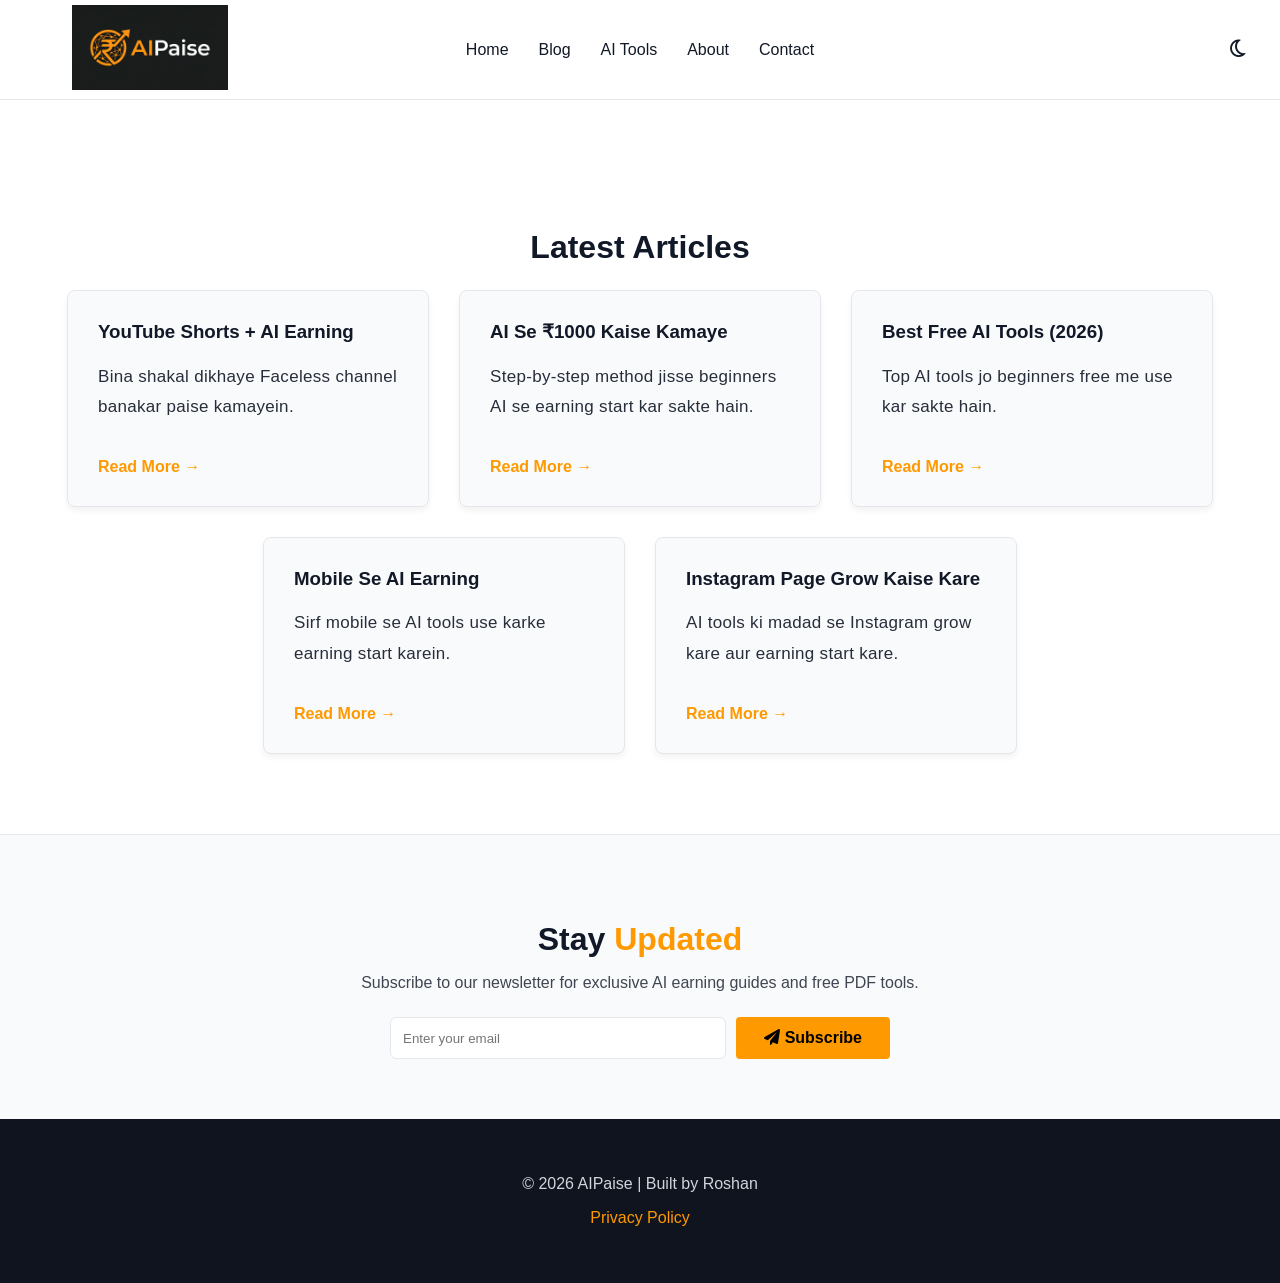
<file: blog.html>
<!DOCTYPE html>
<html>
<head>
    <title>AI Earning Blog | AIPaise</title>
    <meta charset="UTF-8">
    <meta name="viewport" content="width=device-width, initial-scale=1.0">
    <meta name="description" content="AI se income, freelancing, Instagram earning aur mobile earning ke practical guides Hindi me.">
    
    <script async src="https://www.googletagmanager.com/gtag/js?id=G-G67X5SBPD9"></script>
    <script>
      window.dataLayer = window.dataLayer || [];
      function gtag(){dataLayer.push(arguments);}
      gtag('js', new Date());
      gtag('config', 'G-G67X5SBPD9');
    </script>
    
    <link rel="stylesheet" href="https://cdnjs.cloudflare.com/ajax/libs/font-awesome/6.0.0/css/all.min.css">
    <link rel="stylesheet" href="style.css">
</head>
<body>

<div id="progress-container"><div id="progress-bar"></div></div>

<nav>
    <div class="logo">
        <a href="index.html">
            <img src="images/AIPaise_logo.webp" alt="AIPaise Premium Logo">
        </a>
    </div>
    <ul>
        <li><a href="index.html">Home</a></li>
        <li><a href="blog.html">Blog</a></li>
        <li><a href="ai-tools.html">AI Tools</a></li>
        <li><a href="about.html">About</a></li>
        <li><a href="contact.html">Contact</a></li>
    </ul>
    <div class="nav-right">
        <button id="theme-toggle" class="theme-toggle"><i id="theme-icon" class="far fa-moon"></i></button>
    </div>
</nav>

<section class="features animate-on-scroll">
    <h2>Latest Articles</h2>
    <div class="box-container">
        <div class="box animate-on-scroll">
            <h3>YouTube Shorts + AI Earning</h3>
            <p>Bina shakal dikhaye Faceless channel banakar paise kamayein.</p>
            <a href="ai-youtube-shorts.html">Read More →</a>
        </div>
        <div class="box animate-on-scroll">
            <h3>AI Se ₹1000 Kaise Kamaye</h3>
            <p>Step-by-step method jisse beginners AI se earning start kar sakte hain.</p>
            <a href="ai-1000-guide.html">Read More →</a>
        </div>
        <div class="box animate-on-scroll">
            <h3>Best Free AI Tools (2026)</h3>
            <p>Top AI tools jo beginners free me use kar sakte hain.</p>
            <a href="ai-tools-2026.html">Read More →</a>
        </div>
        <div class="box animate-on-scroll">
            <h3>Mobile Se AI Earning</h3>
            <p>Sirf mobile se AI tools use karke earning start karein.</p>
            <a href="mobile-ai-earning.html">Read More →</a>
        </div>
        <div class="box animate-on-scroll">
            <h3>Instagram Page Grow Kaise Kare</h3>
            <p>AI tools ki madad se Instagram grow kare aur earning start kare.</p>
            <a href="ai-instagram-income.html">Read More →</a>
        </div>
    </div>
</section>

<section class="newsletter animate-on-scroll">
    <h2>Stay <span>Updated</span></h2>
    <p>Subscribe to our newsletter for exclusive AI earning guides and free PDF tools.</p>
    <form name="newsletter" method="POST" data-netlify="true" class="newsletter-form">
        <input type="email" name="email" placeholder="Enter your email" required>
        <button type="submit"><i class="fas fa-paper-plane"></i> Subscribe</button>
    </form>
</section>

<footer>
    <p>© 2026 AIPaise | Built by Roshan</p>
    <p><a href="privacy-policy.html">Privacy Policy</a></p>
</footer>

<script>
    const themeBtn = document.getElementById('theme-toggle');
    const themeIcon = document.getElementById('theme-icon');
    const body = document.body;
    if(localStorage.getItem('theme') === 'dark') { body.classList.add('dark-mode'); themeIcon.classList.replace('fa-moon', 'fa-sun'); themeIcon.classList.replace('far', 'fas'); }
    themeBtn.addEventListener('click', () => {
        body.classList.toggle('dark-mode');
        if(body.classList.contains('dark-mode')) { localStorage.setItem('theme', 'dark'); themeIcon.classList.replace('fa-moon', 'fa-sun'); themeIcon.classList.replace('far', 'fas'); } 
        else { localStorage.setItem('theme', 'light'); themeIcon.classList.replace('fa-sun', 'fa-moon'); themeIcon.classList.replace('fas', 'far'); }
    });
    const observer = new IntersectionObserver((entries) => { entries.forEach(entry => { if(entry.isIntersecting) { entry.target.classList.add('show'); } }); }, { threshold: 0.1 });
    document.querySelectorAll('.animate-on-scroll').forEach(el => observer.observe(el));
    window.addEventListener('scroll', () => {
        let winScroll = document.body.scrollTop || document.documentElement.scrollTop;
        let height = document.documentElement.scrollHeight - document.documentElement.clientHeight;
        let scrolled = (winScroll / height) * 100;
        document.getElementById("progress-bar").style.width = scrolled + "%";
    });
</script>
</body>
</html>
</file>
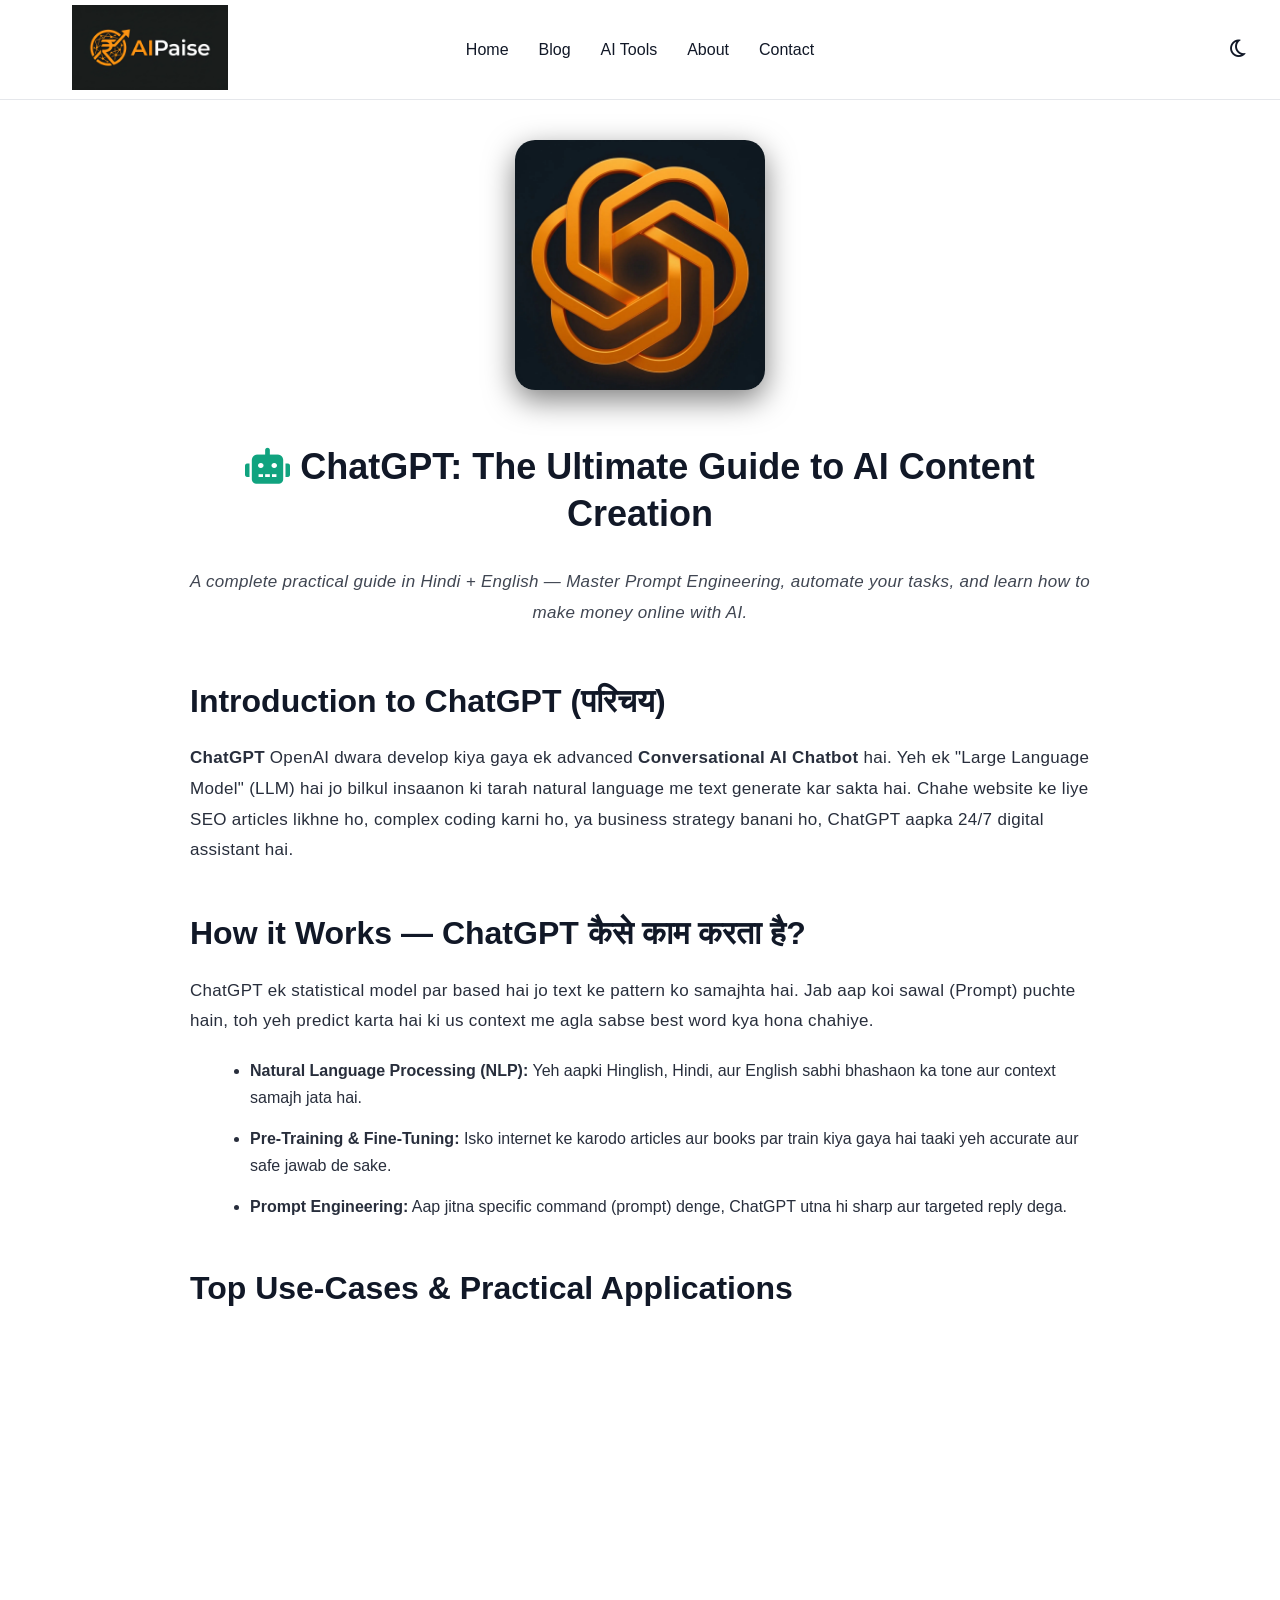
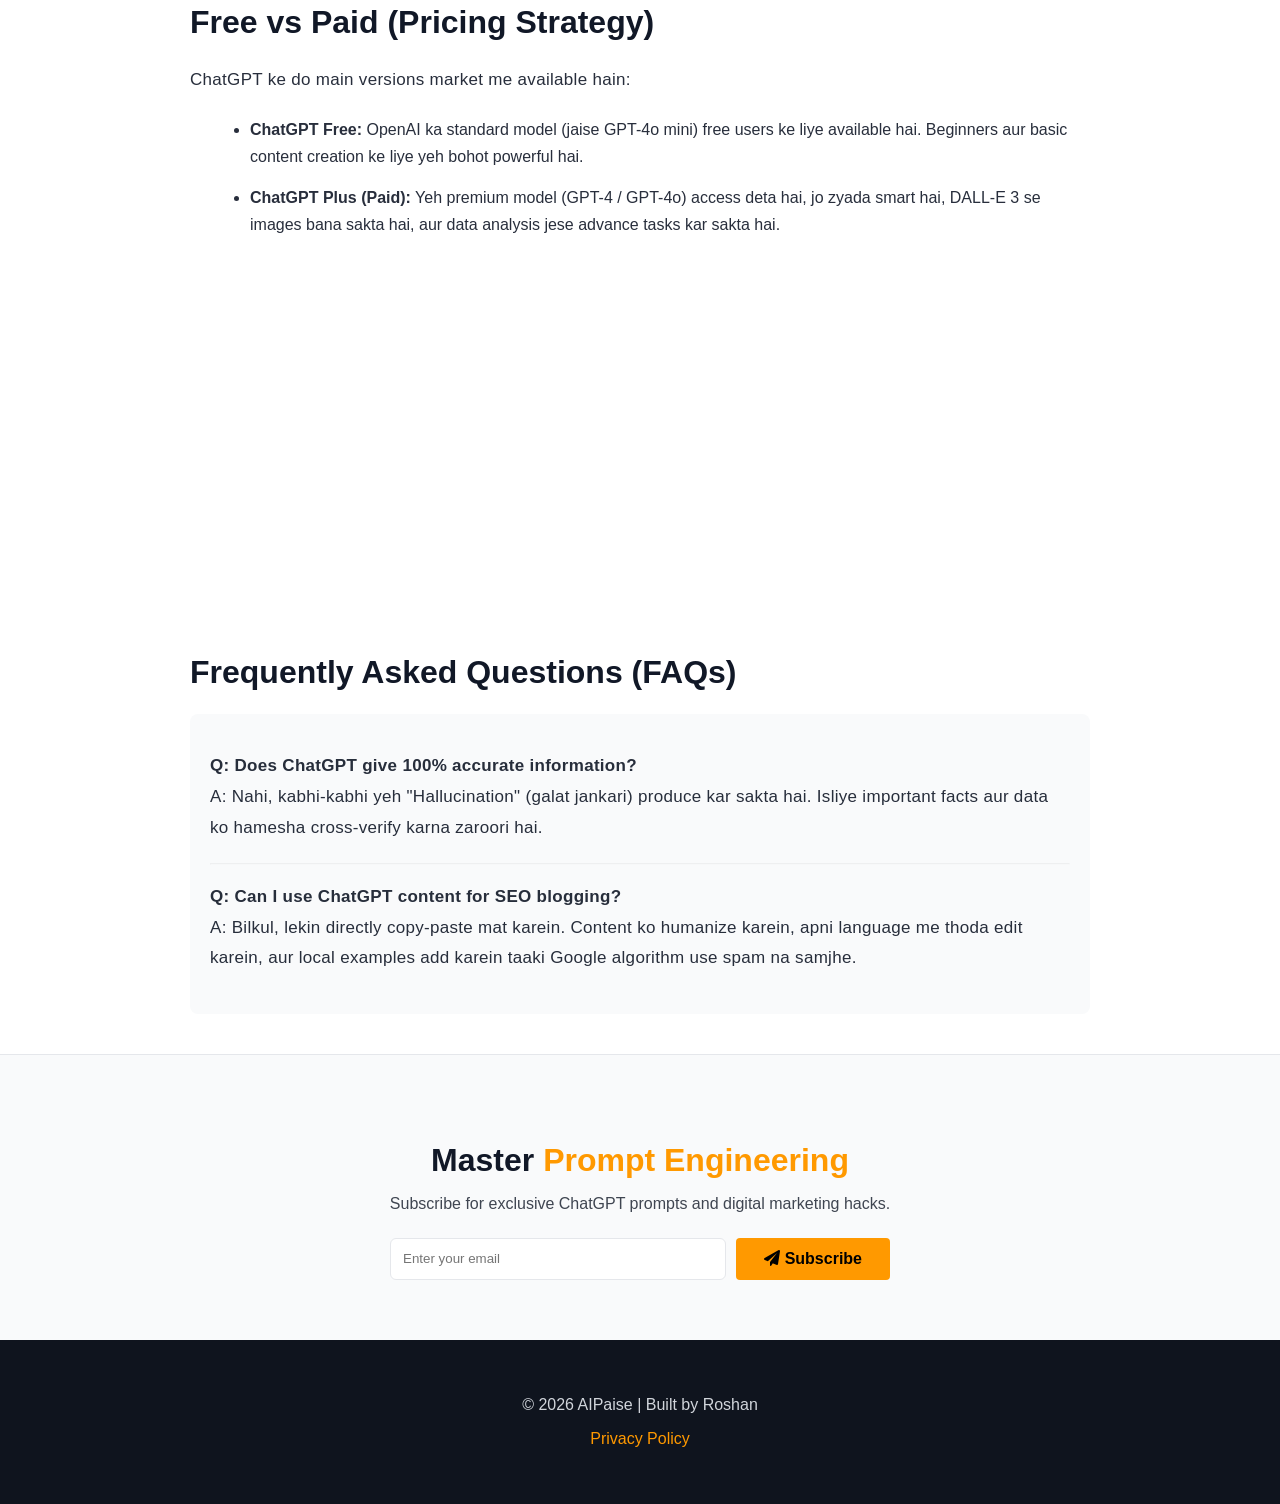
<file: chatgpt-guide.html>
<!DOCTYPE html>
<html lang="hi">
<head>
    <title>ChatGPT Guide: What is it & How to Earn Money | AIPaise</title>
    
    <meta charset="UTF-8">
    <meta name="viewport" content="width=device-width, initial-scale=1.0">
    <meta name="description" content="ChatGPT kya hai aur iska use karke online paise kaise kamaye? Best ChatGPT prompts, AI freelancing, and content writing tips explained in Hindi & English.">
    <meta name="keywords" content="ChatGPT tutorial, how to use ChatGPT, ChatGPT earning ideas, AI content writing, best ChatGPT prompts, AIPaise, ChatGPT free vs paid">
    <link rel="canonical" href="https://aipaise-in.netlify.app/chatgpt-guide">

    <script async src="https://www.googletagmanager.com/gtag/js?id=G-G67X5SBPD9"></script>
    <script>
      window.dataLayer = window.dataLayer || [];
      function gtag(){dataLayer.push(arguments);}
      gtag('js', new Date());
      gtag('config', 'G-G67X5SBPD9');
    </script>
    
    <link rel="stylesheet" href="https://cdnjs.cloudflare.com/ajax/libs/font-awesome/6.0.0/css/all.min.css">
    <link rel="stylesheet" href="style.css">

    <script type="application/ld+json">
    {
      "@context": "https://schema.org",
      "@type": "FAQPage",
      "mainEntity": [
        {
          "@type": "Question",
          "name": "What is ChatGPT and how does it work?",
          "acceptedAnswer": {
            "@type": "Answer",
            "text": "ChatGPT OpenAI dwara banaya gaya ek Large Language Model (LLM) hai. Yeh Natural Language Processing (NLP) ka use karke human-like text generate karta hai."
          }
        },
        {
          "@type": "Question",
          "name": "Can I copy-paste ChatGPT content for my blog?",
          "acceptedAnswer": {
            "@type": "Answer",
            "text": "Seedha copy-paste karna SEO ke liye accha nahi hai. Hamesha AI draft ko edit karein, apna personal touch (human edit) add karein, aur keywords natural tareeke se place karein."
          }
        }
      ]
    }
    </script>
</head>
<body>

<div id="progress-container"><div id="progress-bar"></div></div>

<nav>
    <div class="logo">
        <a href="index.html">
            <img src="images/AIPaise_logo.webp" alt="AIPaise Premium Logo">
        </a>
    </div>
    <ul>
        <li><a href="index.html">Home</a></li>
        <li><a href="blog.html">Blog</a></li>
        <li><a href="ai-tools.html">AI Tools</a></li>
        <li><a href="about.html">About</a></li>
        <li><a href="contact.html">Contact</a></li>
    </ul>
    <div class="nav-right">
        <button id="theme-toggle" class="theme-toggle"><i id="theme-icon" class="far fa-moon"></i></button>
    </div>
</nav>

<article itemscope itemtype="http://schema.org/Article" class="features animate-on-scroll" style="text-align: left; max-width: 900px; margin: auto; padding: 40px 20px;">
    
    <header style="text-align: center; margin-bottom: 50px;">
        <img src="images/chatgpt_icon.webp" alt="ChatGPT Premium Icon" class="brand-icon" style="max-width: 250px; height: auto; margin-bottom: 20px; border-radius: 20px; box-shadow: 0 10px 30px rgba(0,0,0,0.5);">
        <h1 style="font-size: 36px; line-height: 1.3;"><i class="fas fa-robot" style="color: #10a37f;"></i> ChatGPT: The Ultimate Guide to AI Content Creation</h1>
        <p style="font-style: italic; opacity: 0.8; margin-bottom: 30px;">A complete practical guide in Hindi + English — Master Prompt Engineering, automate your tasks, and learn how to make money online with AI.</p>
    </header>

    <section class="animate-on-scroll">
        <h2>Introduction to ChatGPT (परिचय)</h2>
        <p>
          <strong>ChatGPT</strong> OpenAI dwara develop kiya gaya ek advanced <strong>Conversational AI Chatbot</strong> hai. Yeh ek "Large Language Model" (LLM) hai jo bilkul insaanon ki tarah natural language me text generate kar sakta hai. Chahe website ke liye SEO articles likhne ho, complex coding karni ho, ya business strategy banani ho, ChatGPT aapka 24/7 digital assistant hai.
        </p>
    </section>

    <section class="animate-on-scroll">
        <h2>How it Works — ChatGPT कैसे काम करता है?</h2>
        <p>
          ChatGPT ek statistical model par based hai jo text ke pattern ko samajhta hai. Jab aap koi sawal (Prompt) puchte hain, toh yeh predict karta hai ki us context me agla sabse best word kya hona chahiye.
        </p>
        <ul style="margin-left: 20px;">
          <li><strong>Natural Language Processing (NLP):</strong> Yeh aapki Hinglish, Hindi, aur English sabhi bhashaon ka tone aur context samajh jata hai.</li>
          <li><strong>Pre-Training & Fine-Tuning:</strong> Isko internet ke karodo articles aur books par train kiya gaya hai taaki yeh accurate aur safe jawab de sake.</li>
          <li><strong>Prompt Engineering:</strong> Aap jitna specific command (prompt) denge, ChatGPT utna hi sharp aur targeted reply dega.</li>
        </ul>
    </section>

    <section class="animate-on-scroll">
        <h2>Top Use-Cases & Practical Applications</h2>
        <div class="box-container" style="justify-content: flex-start; gap: 15px; margin-top: 20px;">
            <div class="box" style="width: 100%; padding: 20px;">
                <ol style="margin-left: 20px;">
                    <li><strong>SEO Content Writing:</strong> High-ranking blog posts, Meta descriptions, aur website copy taiyar karna.</li>
                    <li><strong>Social Media Management:</strong> Instagram Reels scripts, viral captions, aur Twitter (X) threads likhna.</li>
                    <li><strong>Code Generation & Debugging:</strong> HTML, CSS, JavaScript ya Python code likhna aur errors fix karna.</li>
                    <li><strong>Customer Support Automation:</strong> Email templates aur FAQ responses secondon me generate karna.</li>
                </ol>
            </div>
        </div>
    </section>

    <section class="animate-on-scroll">
        <h2>Free vs Paid (Pricing Strategy)</h2>
        <p>
          ChatGPT ke do main versions market me available hain:
        </p>
        <ul style="margin-left: 20px;">
          <li><strong>ChatGPT Free:</strong> OpenAI ka standard model (jaise GPT-4o mini) free users ke liye available hai. Beginners aur basic content creation ke liye yeh bohot powerful hai.</li>
          <li><strong>ChatGPT Plus (Paid):</strong> Yeh premium model (GPT-4 / GPT-4o) access deta hai, jo zyada smart hai, DALL-E 3 se images bana sakta hai, aur data analysis jese advance tasks kar sakta hai.</li>
        </ul>
    </section>

    <section class="animate-on-scroll">
        <div class="box" style="width: 100%; border-left: 5px solid var(--accent-color); background: var(--card-bg);">
            <h2 style="margin-top: 0;">💰 Earning Idea: ChatGPT से पैसे कैसे कमाएं?</h2>
            <p>ChatGPT ka sabse best use-case <strong>Freelance Copywriting</strong> aur <strong>Content Marketing</strong> hai. Aap Fiverr, Upwork ya local businesses ko apni services offer kar sakte hain.</p>
            <p><strong>Step-by-step Process:</strong> Kisi local business (jaise Gym ya Salon) ko approach karein. ChatGPT ka use karke unke liye 1 mahine ka Social Media Calendar aur daily posts banayein. Prompt use karein: <em>"Act as an expert Social Media Manager. Create a 30-day Instagram post calendar for a local Gym in India. Write engaging Hinglish captions."</em> Aap is service ka ₹5,000 se ₹10,000 monthly charge kar sakte hain!</p>
        </div>
    </section>

    <section class="animate-on-scroll" style="margin-top: 40px;">
        <h2>Frequently Asked Questions (FAQs)</h2>
        <div style="background: var(--card-bg); padding: 20px; border-radius: 8px;">
            <p><strong>Q: Does ChatGPT give 100% accurate information?</strong><br>A: Nahi, kabhi-kabhi yeh "Hallucination" (galat jankari) produce kar sakta hai. Isliye important facts aur data ko hamesha cross-verify karna zaroori hai.</p>
            <hr style="opacity: 0.1; margin: 15px 0;">
            <p><strong>Q: Can I use ChatGPT content for SEO blogging?</strong><br>A: Bilkul, lekin directly copy-paste mat karein. Content ko humanize karein, apni language me thoda edit karein, aur local examples add karein taaki Google algorithm use spam na samjhe.</p>
        </div>
    </section>

</article>

<section class="newsletter animate-on-scroll">
    <h2>Master <span>Prompt Engineering</span></h2>
    <p>Subscribe for exclusive ChatGPT prompts and digital marketing hacks.</p>
    <form name="chatgpt-newsletter" method="POST" data-netlify="true" class="newsletter-form">
        <input type="email" name="email" placeholder="Enter your email" required>
        <button type="submit"><i class="fas fa-paper-plane"></i> Subscribe</button>
    </form>
</section>

<footer>
    <p>© 2026 AIPaise | Built by Roshan</p>
    <p><a href="privacy-policy.html">Privacy Policy</a></p>
</footer>

<script>
    const themeBtn = document.getElementById('theme-toggle');
    const themeIcon = document.getElementById('theme-icon');
    const body = document.body;
    if(localStorage.getItem('theme') === 'dark') { body.classList.add('dark-mode'); themeIcon.classList.replace('fa-moon', 'fa-sun'); themeIcon.classList.replace('far', 'fas'); }
    themeBtn.addEventListener('click', () => {
        body.classList.toggle('dark-mode');
        if(body.classList.contains('dark-mode')) { 
            localStorage.setItem('theme', 'dark'); themeIcon.classList.replace('fa-moon', 'fa-sun'); themeIcon.classList.replace('far', 'fas'); 
        } else { 
            localStorage.setItem('theme', 'light'); themeIcon.classList.replace('fa-sun', 'fa-moon'); themeIcon.classList.replace('fas', 'far'); 
        }
    });
    const observer = new IntersectionObserver((entries) => { entries.forEach(entry => { if(entry.isIntersecting) { entry.target.classList.add('show'); } }); }, { threshold: 0.1 });
    document.querySelectorAll('.animate-on-scroll').forEach(el => observer.observe(el));
    window.addEventListener('scroll', () => {
        let winScroll = document.body.scrollTop || document.documentElement.scrollTop;
        let height = document.documentElement.scrollHeight - document.documentElement.clientHeight;
        let scrolled = (winScroll / height) * 100;
        document.getElementById("progress-bar").style.width = scrolled + "%";
    });
</script>

</body>
</html>
</file>
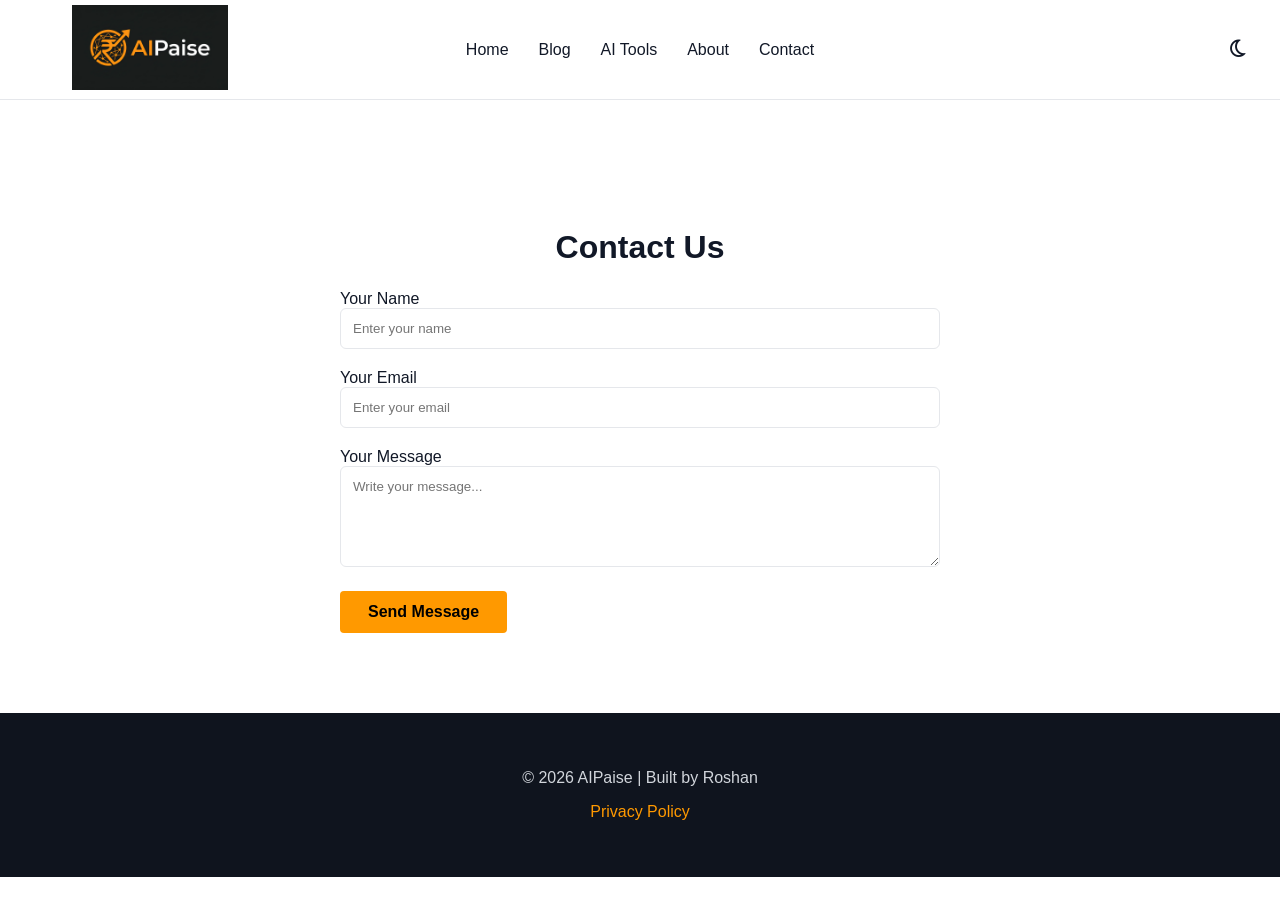
<file: contact.html>
<!DOCTYPE html>
<html>
<head>
    <title>Contact AIPaise</title>
    <script async src="https://www.googletagmanager.com/gtag/js?id=G-G67X5SBPD9"></script>
    <script>
      window.dataLayer = window.dataLayer || [];
      function gtag(){dataLayer.push(arguments);}
      gtag('js', new Date());
      gtag('config', 'G-G67X5SBPD9');
    </script>
    <link rel="stylesheet" href="https://cdnjs.cloudflare.com/ajax/libs/font-awesome/6.0.0/css/all.min.css">
    <link rel="stylesheet" href="style.css">
</head>
<body>
<div id="progress-container"><div id="progress-bar"></div></div>
<nav>
    <div class="logo">
        <a href="index.html">
            <img src="images/AIPaise_logo.webp" alt="AIPaise Premium Logo">
        </a>
    </div>
    <ul>
        <li><a href="index.html">Home</a></li>
        <li><a href="blog.html">Blog</a></li>
        <li><a href="ai-tools.html">AI Tools</a></li>
        <li><a href="about.html">About</a></li>
        <li><a href="contact.html">Contact</a></li>
    </ul>
    <div class="nav-right">
        <button id="theme-toggle" class="theme-toggle"><i id="theme-icon" class="far fa-moon"></i></button>
    </div>
</nav>
<section class="features animate-on-scroll">
    <h2>Contact Us</h2>
    <div style="max-width:600px; margin:auto; text-align:left;">
        <form name="contact" method="POST" data-netlify="true" class="animate-on-scroll">
            <label>Your Name</label>
            <input type="text" name="name" placeholder="Enter your name" required>
            <label>Your Email</label>
            <input type="email" name="email" placeholder="Enter your email" required>
            <label>Your Message</label>
            <textarea name="message" rows="5" placeholder="Write your message..." required></textarea>
            <button type="submit">Send Message</button>
        </form>
    </div>
</section>
<footer>
    <p>© 2026 AIPaise | Built by Roshan</p>
    <p><a href="privacy-policy.html">Privacy Policy</a></p>
</footer>
<script>
    const themeBtn = document.getElementById('theme-toggle');
    const themeIcon = document.getElementById('theme-icon');
    const body = document.body;
    if(localStorage.getItem('theme') === 'dark') { body.classList.add('dark-mode'); themeIcon.classList.replace('fa-moon', 'fa-sun'); themeIcon.classList.replace('far', 'fas'); }
    themeBtn.addEventListener('click', () => {
        body.classList.toggle('dark-mode');
        if(body.classList.contains('dark-mode')) { localStorage.setItem('theme', 'dark'); themeIcon.classList.replace('fa-moon', 'fa-sun'); themeIcon.classList.replace('far', 'fas'); } 
        else { localStorage.setItem('theme', 'light'); themeIcon.classList.replace('fa-sun', 'fa-moon'); themeIcon.classList.replace('fas', 'far'); }
    });
    const observer = new IntersectionObserver((entries) => { entries.forEach(entry => { if(entry.isIntersecting) { entry.target.classList.add('show'); } }); }, { threshold: 0.1 });
    document.querySelectorAll('.animate-on-scroll').forEach(el => observer.observe(el));
    window.addEventListener('scroll', () => {
        let winScroll = document.body.scrollTop || document.documentElement.scrollTop;
        let height = document.documentElement.scrollHeight - document.documentElement.clientHeight;
        let scrolled = (winScroll / height) * 100;
        document.getElementById("progress-bar").style.width = scrolled + "%";
    });
</script>
</body>
</html>
</file>
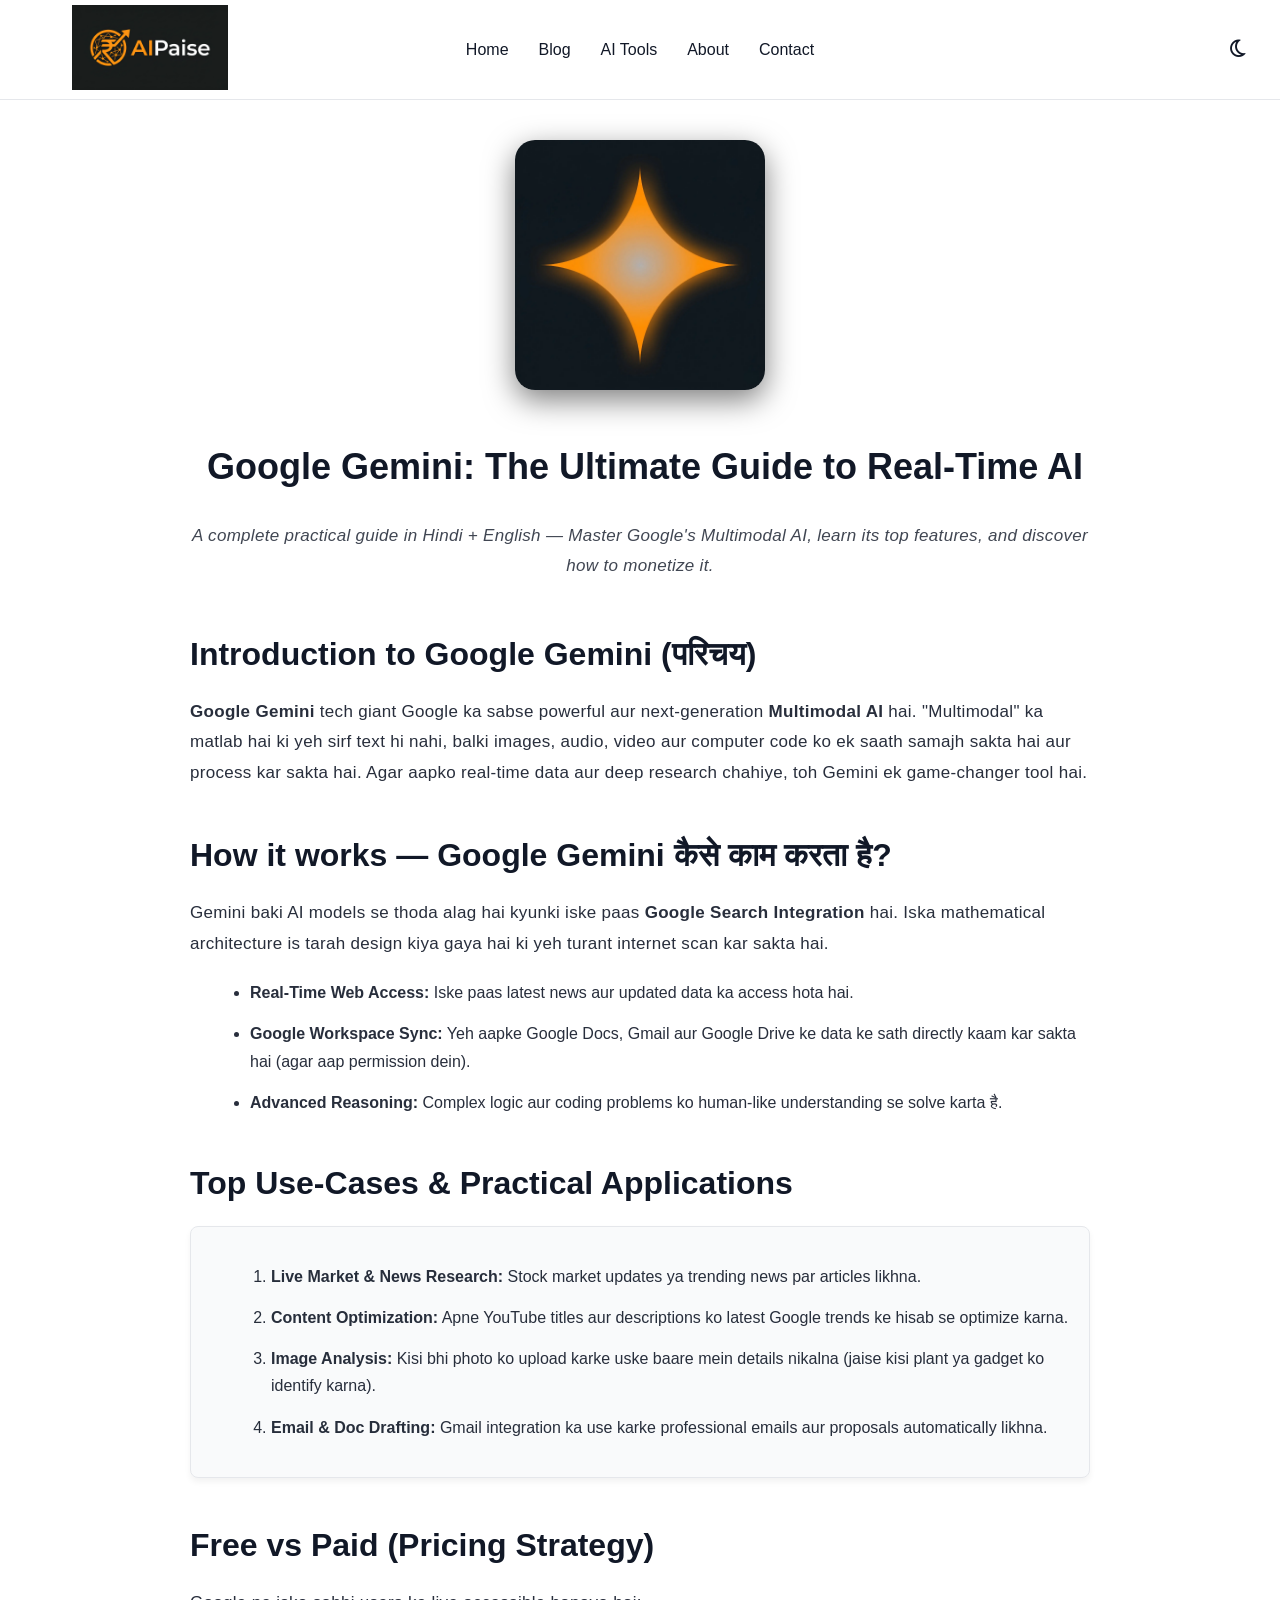
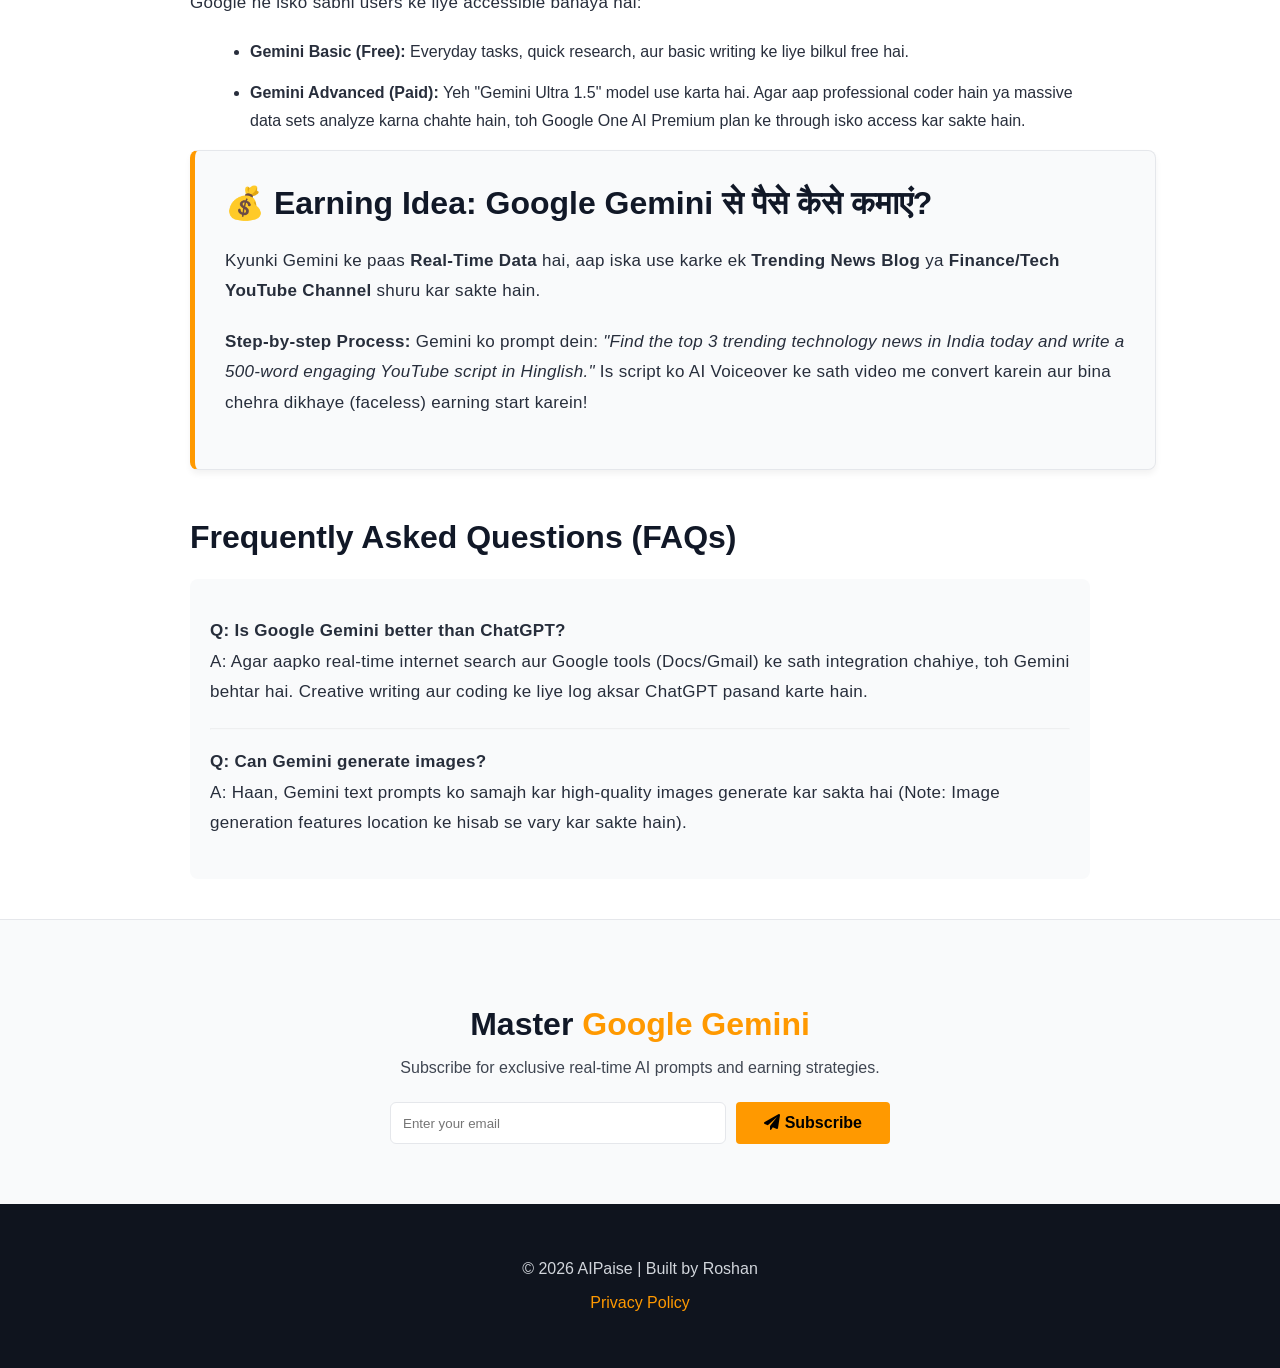
<file: gemini-guide.html>
<!DOCTYPE html>
<html lang="hi">
<head>
    <title>Google Gemini Guide: What is it & How to Use it | AIPaise</title>
    
    <meta charset="UTF-8">
    <meta name="viewport" content="width=device-width, initial-scale=1.0">
    <meta name="description" content="Google Gemini AI kya hai aur isse online paise kaise kamaye? Real-time internet access, multimodal AI features, and best use cases explained in Hindi & English.">
    <meta name="keywords" content="Google Gemini, Gemini AI tutorial, how to use Gemini, Gemini vs ChatGPT, Google AI tools, online earning with Gemini, AIPaise">
    <link rel="canonical" href="https://aipaise-in.netlify.app/gemini-guide">

    <script async src="https://www.googletagmanager.com/gtag/js?id=G-G67X5SBPD9"></script>
    <script>
      window.dataLayer = window.dataLayer || [];
      function gtag(){dataLayer.push(arguments);}
      gtag('js', new Date());
      gtag('config', 'G-G67X5SBPD9');
    </script>
    
    <link rel="stylesheet" href="https://cdnjs.cloudflare.com/ajax/libs/font-awesome/6.0.0/css/all.min.css">
    <link rel="stylesheet" href="style.css">

    <script type="application/ld+json">
    {
      "@context": "https://schema.org",
      "@type": "FAQPage",
      "mainEntity": [
        {
          "@type": "Question",
          "name": "What is Google Gemini AI?",
          "acceptedAnswer": {
            "@type": "Answer",
            "text": "Google Gemini ek highly advanced multimodal AI model hai jo text, image, audio aur video sabhi ko samajh sakta hai aur real-time information provide karta hai."
          }
        },
        {
          "@type": "Question",
          "name": "Is Google Gemini free to use?",
          "acceptedAnswer": {
            "@type": "Answer",
            "text": "Yes, Gemini ka standard version bilkul free hai. Lekin advanced coding aur complex tasks ke liye 'Gemini Advanced' ka paid subscription available hai."
          }
        }
      ]
    }
    </script>
</head>
<body>

<div id="progress-container"><div id="progress-bar"></div></div>

<nav>
    <div class="logo">
        <a href="index.html">
            <img src="images/AIPaise_logo.webp" alt="AIPaise Premium Logo">
        </a>
    </div>
    <ul>
        <li><a href="index.html">Home</a></li>
        <li><a href="blog.html">Blog</a></li>
        <li><a href="ai-tools.html">AI Tools</a></li>
        <li><a href="about.html">About</a></li>
        <li><a href="contact.html">Contact</a></li>
    </ul>
    <div class="nav-right">
        <button id="theme-toggle" class="theme-toggle"><i id="theme-icon" class="far fa-moon"></i></button>
    </div>
</nav>

<article itemscope itemtype="http://schema.org/Article" class="features animate-on-scroll" style="text-align: left; max-width: 900px; margin: auto; padding: 40px 20px;">
    
    <header style="text-align: center; margin-bottom: 50px;">
        <img src="images/gemini_icon.webp" alt="Google Gemini Premium Icon" class="brand-icon" style="max-width: 250px; height: auto; margin-bottom: 20px; border-radius: 20px; box-shadow: 0 10px 30px rgba(0,0,0,0.5);">
        <h1 style="font-size: 36px; line-height: 1.3;"><i class="fas fa-stars" style="color: #4285f4;"></i> Google Gemini: The Ultimate Guide to Real-Time AI</h1>
        <p style="font-style: italic; opacity: 0.8; margin-bottom: 30px;">A complete practical guide in Hindi + English — Master Google's Multimodal AI, learn its top features, and discover how to monetize it.</p>
    </header>

    <section class="animate-on-scroll">
        <h2>Introduction to Google Gemini (परिचय)</h2>
        <p>
          <strong>Google Gemini</strong> tech giant Google ka sabse powerful aur next-generation <strong>Multimodal AI</strong> hai. "Multimodal" ka matlab hai ki yeh sirf text hi nahi, balki images, audio, video aur computer code ko ek saath samajh sakta hai aur process kar sakta hai. Agar aapko real-time data aur deep research chahiye, toh Gemini ek game-changer tool hai.
        </p>
    </section>

    <section class="animate-on-scroll">
        <h2>How it works — Google Gemini कैसे काम करता है?</h2>
        <p>
          Gemini baki AI models se thoda alag hai kyunki iske paas <strong>Google Search Integration</strong> hai. Iska mathematical architecture is tarah design kiya gaya hai ki yeh turant internet scan kar sakta hai.
        </p>
        <ul style="margin-left: 20px;">
          <li><strong>Real-Time Web Access:</strong> Iske paas latest news aur updated data ka access hota hai.</li>
          <li><strong>Google Workspace Sync:</strong> Yeh aapke Google Docs, Gmail aur Google Drive ke data ke sath directly kaam kar sakta hai (agar aap permission dein).</li>
          <li><strong>Advanced Reasoning:</strong> Complex logic aur coding problems ko human-like understanding se solve karta है.</li>
        </ul>
    </section>

    <section class="animate-on-scroll">
        <h2>Top Use-Cases & Practical Applications</h2>
        <div class="box-container" style="justify-content: flex-start; gap: 15px; margin-top: 20px;">
            <div class="box" style="width: 100%; padding: 20px;">
                <ol style="margin-left: 20px;">
                    <li><strong>Live Market & News Research:</strong> Stock market updates ya trending news par articles likhna.</li>
                    <li><strong>Content Optimization:</strong> Apne YouTube titles aur descriptions ko latest Google trends ke hisab se optimize karna.</li>
                    <li><strong>Image Analysis:</strong> Kisi bhi photo ko upload karke uske baare mein details nikalna (jaise kisi plant ya gadget ko identify karna).</li>
                    <li><strong>Email & Doc Drafting:</strong> Gmail integration ka use karke professional emails aur proposals automatically likhna.</li>
                </ol>
            </div>
        </div>
    </section>

    <section class="animate-on-scroll">
        <h2>Free vs Paid (Pricing Strategy)</h2>
        <p>
          Google ne isko sabhi users ke liye accessible banaya hai:
        </p>
        <ul style="margin-left: 20px;">
          <li><strong>Gemini Basic (Free):</strong> Everyday tasks, quick research, aur basic writing ke liye bilkul free hai.</li>
          <li><strong>Gemini Advanced (Paid):</strong> Yeh "Gemini Ultra 1.5" model use karta hai. Agar aap professional coder hain ya massive data sets analyze karna chahte hain, toh Google One AI Premium plan ke through isko access kar sakte hain.</li>
        </ul>
    </section>

    <section class="animate-on-scroll">
        <div class="box" style="width: 100%; border-left: 5px solid var(--accent-color); background: var(--card-bg);">
            <h2 style="margin-top: 0;">💰 Earning Idea: Google Gemini से पैसे कैसे कमाएं?</h2>
            <p>Kyunki Gemini ke paas <strong>Real-Time Data</strong> hai, aap iska use karke ek <strong>Trending News Blog</strong> ya <strong>Finance/Tech YouTube Channel</strong> shuru kar sakte hain.</p>
            <p><strong>Step-by-step Process:</strong> Gemini ko prompt dein: <em>"Find the top 3 trending technology news in India today and write a 500-word engaging YouTube script in Hinglish."</em> Is script ko AI Voiceover ke sath video me convert karein aur bina chehra dikhaye (faceless) earning start karein!</p>
        </div>
    </section>

    <section class="animate-on-scroll" style="margin-top: 40px;">
        <h2>Frequently Asked Questions (FAQs)</h2>
        <div style="background: var(--card-bg); padding: 20px; border-radius: 8px;">
            <p><strong>Q: Is Google Gemini better than ChatGPT?</strong><br>A: Agar aapko real-time internet search aur Google tools (Docs/Gmail) ke sath integration chahiye, toh Gemini behtar hai. Creative writing aur coding ke liye log aksar ChatGPT pasand karte hain.</p>
            <hr style="opacity: 0.1; margin: 15px 0;">
            <p><strong>Q: Can Gemini generate images?</strong><br>A: Haan, Gemini text prompts ko samajh kar high-quality images generate kar sakta hai (Note: Image generation features location ke hisab se vary kar sakte hain).</p>
        </div>
    </section>

</article>

<section class="newsletter animate-on-scroll">
    <h2>Master <span>Google Gemini</span></h2>
    <p>Subscribe for exclusive real-time AI prompts and earning strategies.</p>
    <form name="gemini-newsletter" method="POST" data-netlify="true" class="newsletter-form">
        <input type="email" name="email" placeholder="Enter your email" required>
        <button type="submit"><i class="fas fa-paper-plane"></i> Subscribe</button>
    </form>
</section>

<footer>
    <p>© 2026 AIPaise | Built by Roshan</p>
    <p><a href="privacy-policy.html">Privacy Policy</a></p>
</footer>

<script>
    const themeBtn = document.getElementById('theme-toggle');
    const themeIcon = document.getElementById('theme-icon');
    const body = document.body;
    if(localStorage.getItem('theme') === 'dark') { body.classList.add('dark-mode'); themeIcon.classList.replace('fa-moon', 'fa-sun'); themeIcon.classList.replace('far', 'fas'); }
    themeBtn.addEventListener('click', () => {
        body.classList.toggle('dark-mode');
        if(body.classList.contains('dark-mode')) { 
            localStorage.setItem('theme', 'dark'); themeIcon.classList.replace('fa-moon', 'fa-sun'); themeIcon.classList.replace('far', 'fas'); 
        } else { 
            localStorage.setItem('theme', 'light'); themeIcon.classList.replace('fa-sun', 'fa-moon'); themeIcon.classList.replace('fas', 'far'); 
        }
    });
    const observer = new IntersectionObserver((entries) => { entries.forEach(entry => { if(entry.isIntersecting) { entry.target.classList.add('show'); } }); }, { threshold: 0.1 });
    document.querySelectorAll('.animate-on-scroll').forEach(el => observer.observe(el));
    window.addEventListener('scroll', () => {
        let winScroll = document.body.scrollTop || document.documentElement.scrollTop;
        let height = document.documentElement.scrollHeight - document.documentElement.clientHeight;
        let scrolled = (winScroll / height) * 100;
        document.getElementById("progress-bar").style.width = scrolled + "%";
    });
</script>

</body>
</html>
</file>
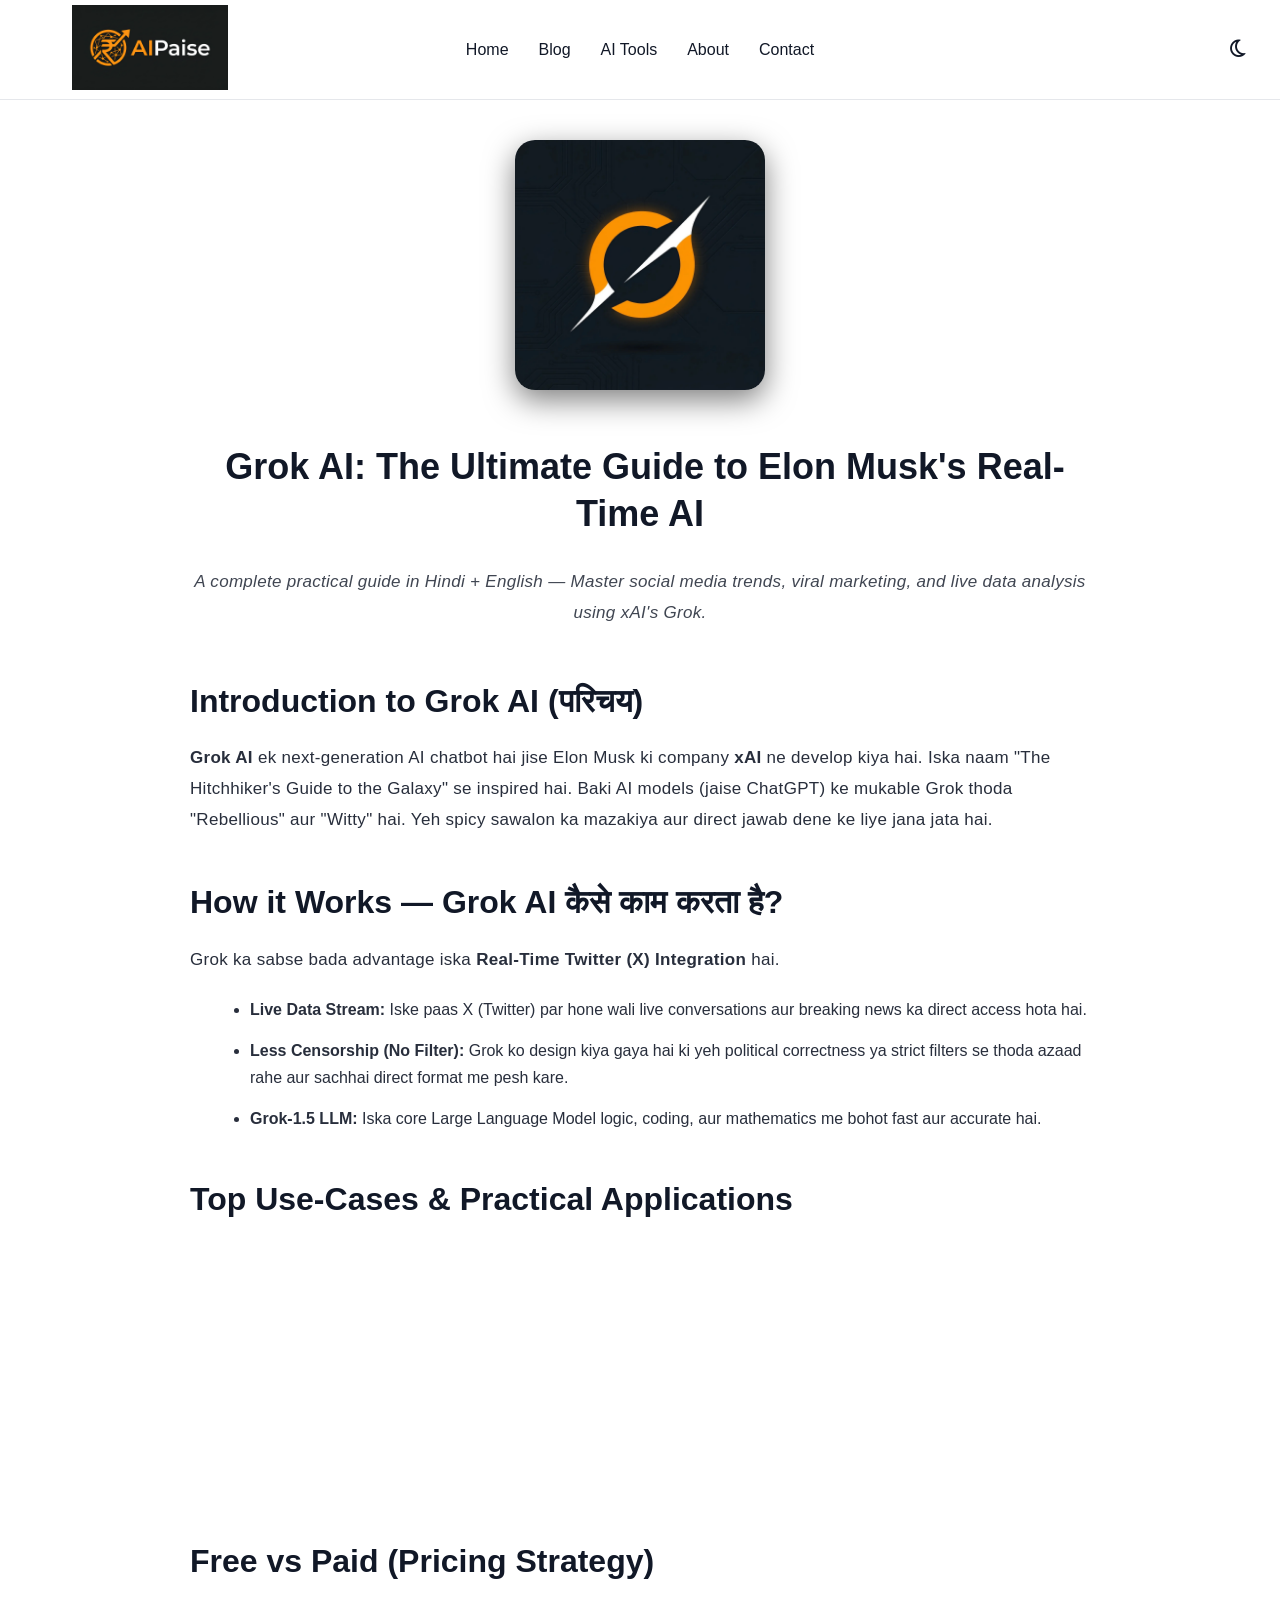
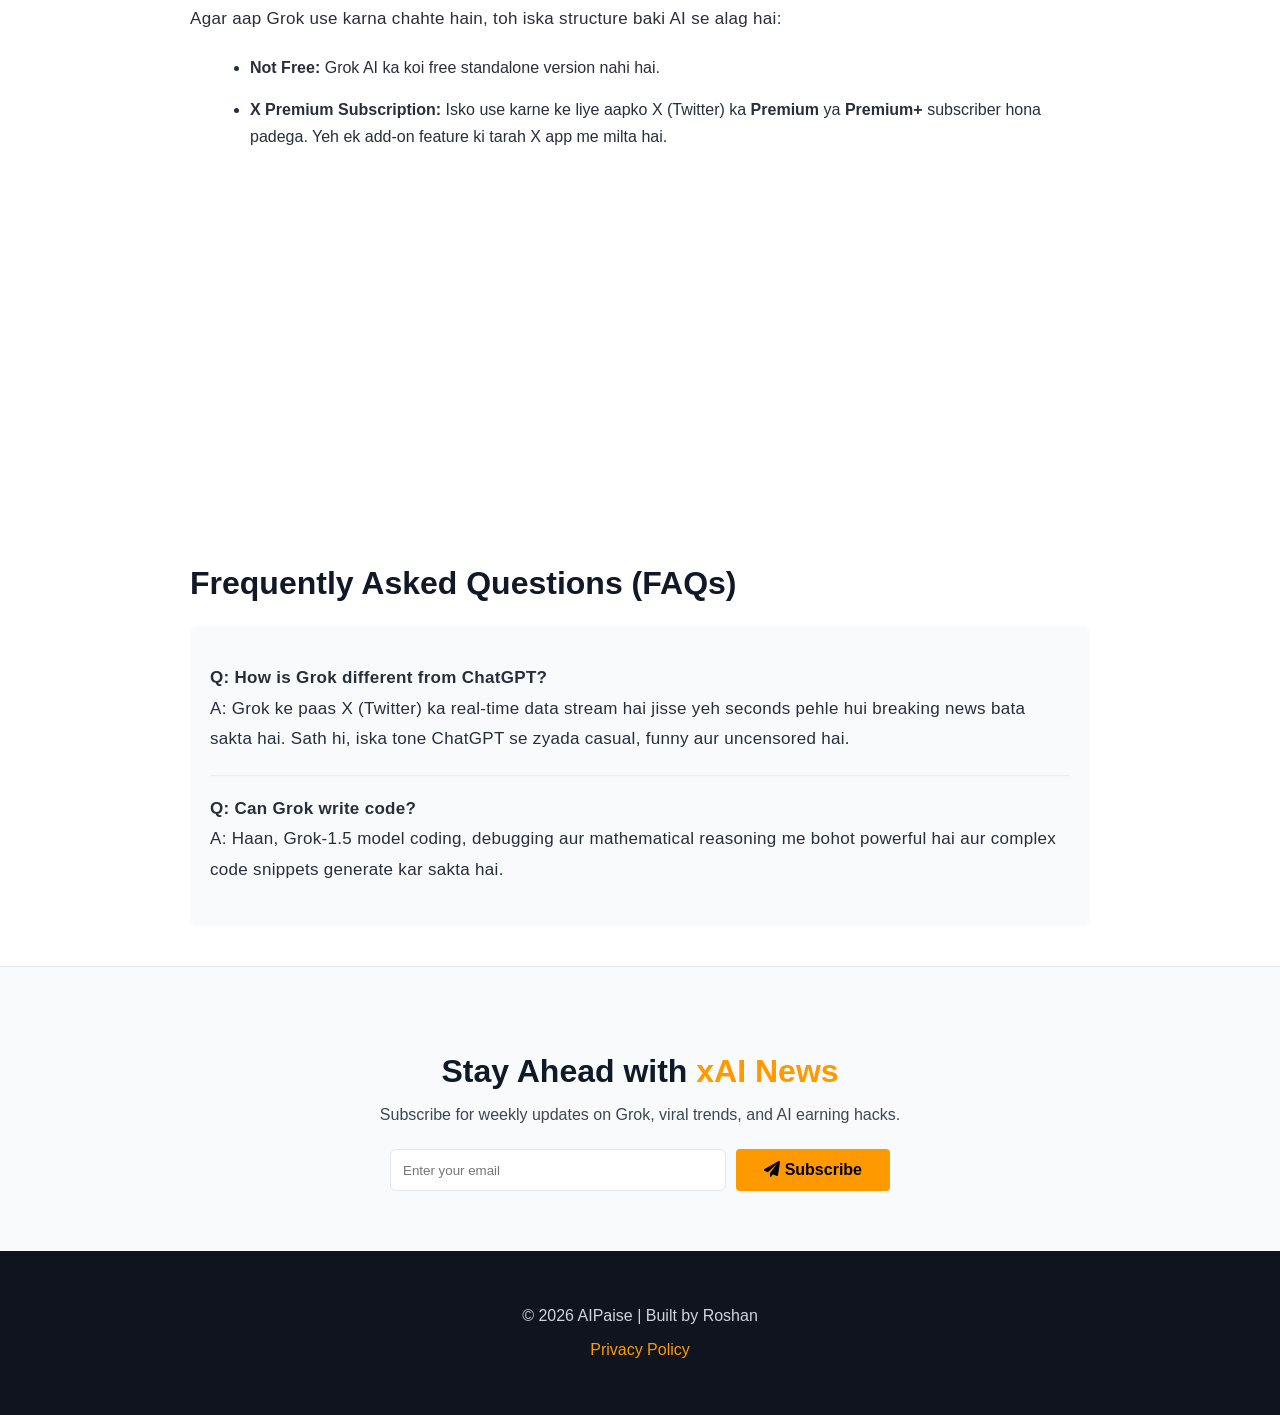
<file: grok-guide.html>
<!DOCTYPE html>
<html lang="hi">
<head>
    <title>Grok AI Guide: What is it & How to Use X's AI | AIPaise</title>
    
    <meta charset="UTF-8">
    <meta name="viewport" content="width=device-width, initial-scale=1.0">
    <meta name="description" content="Grok AI by Elon Musk (xAI) kya hai? Iske live Twitter (X) data features, witty responses aur online paise kamane ke tareeke Hindi aur English me seekhein.">
    <meta name="keywords" content="Grok AI, xAI Elon Musk, Grok tutorial, how to use Grok, Grok vs ChatGPT, Twitter AI, social media marketing AI, AIPaise">
    <link rel="canonical" href="https://aipaise-in.netlify.app/grok-guide">

    <script async src="https://www.googletagmanager.com/gtag/js?id=G-G67X5SBPD9"></script>
    <script>
      window.dataLayer = window.dataLayer || [];
      function gtag(){dataLayer.push(arguments);}
      gtag('js', new Date());
      gtag('config', 'G-G67X5SBPD9');
    </script>
    
    <link rel="stylesheet" href="https://cdnjs.cloudflare.com/ajax/libs/font-awesome/6.0.0/css/all.min.css">
    <link rel="stylesheet" href="style.css">

    <script type="application/ld+json">
    {
      "@context": "https://schema.org",
      "@type": "FAQPage",
      "mainEntity": [
        {
          "@type": "Question",
          "name": "What is Grok AI by Elon Musk?",
          "acceptedAnswer": {
            "@type": "Answer",
            "text": "Grok AI ek generative artificial intelligence chatbot hai jise Elon Musk ki company xAI ne banaya hai. Yeh X (Twitter) ke live data par kaam karta hai aur apne witty (mazakiya) jawabo ke liye famous hai."
          }
        },
        {
          "@type": "Question",
          "name": "Is Grok AI free to use?",
          "acceptedAnswer": {
            "@type": "Answer",
            "text": "Nahi, filhal Grok AI ka use karne ke liye aapke paas X (Twitter) ka Premium ya Premium+ subscription hona zaroori hai."
          }
        }
      ]
    }
    </script>
</head>
<body>

<div id="progress-container"><div id="progress-bar"></div></div>

<nav>
    <div class="logo">
        <a href="index.html">
            <img src="images/AIPaise_logo.webp" alt="AIPaise Premium Logo">
        </a>
    </div>
    <ul>
        <li><a href="index.html">Home</a></li>
        <li><a href="blog.html">Blog</a></li>
        <li><a href="ai-tools.html">AI Tools</a></li>
        <li><a href="about.html">About</a></li>
        <li><a href="contact.html">Contact</a></li>
    </ul>
    <div class="nav-right">
        <button id="theme-toggle" class="theme-toggle"><i id="theme-icon" class="far fa-moon"></i></button>
    </div>
</nav>

<article itemscope itemtype="http://schema.org/Article" class="features animate-on-scroll" style="text-align: left; max-width: 900px; margin: auto; padding: 40px 20px;">
    
    <header style="text-align: center; margin-bottom: 50px;">
        <img src="images/grok_icon.webp" alt="Grok AI Premium Icon" class="brand-icon" style="max-width: 250px; height: auto; margin-bottom: 20px; border-radius: 20px; box-shadow: 0 10px 30px rgba(0,0,0,0.5);">
        <h1 style="font-size: 36px; line-height: 1.3;"><i class="fab fa-x-twitter" style="color: var(--text-color);"></i> Grok AI: The Ultimate Guide to Elon Musk's Real-Time AI</h1>
        <p style="font-style: italic; opacity: 0.8; margin-bottom: 30px;">A complete practical guide in Hindi + English — Master social media trends, viral marketing, and live data analysis using xAI's Grok.</p>
    </header>

    <section class="animate-on-scroll">
        <h2>Introduction to Grok AI (परिचय)</h2>
        <p>
          <strong>Grok AI</strong> ek next-generation AI chatbot hai jise Elon Musk ki company <strong>xAI</strong> ne develop kiya hai. Iska naam "The Hitchhiker's Guide to the Galaxy" se inspired hai. Baki AI models (jaise ChatGPT) ke mukable Grok thoda "Rebellious" aur "Witty" hai. Yeh spicy sawalon ka mazakiya aur direct jawab dene ke liye jana jata hai.
        </p>
    </section>

    <section class="animate-on-scroll">
        <h2>How it Works — Grok AI कैसे काम करता है?</h2>
        <p>
          Grok ka sabse bada advantage iska <strong>Real-Time Twitter (X) Integration</strong> hai. 
        </p>
        <ul style="margin-left: 20px;">
          <li><strong>Live Data Stream:</strong> Iske paas X (Twitter) par hone wali live conversations aur breaking news ka direct access hota hai.</li>
          <li><strong>Less Censorship (No Filter):</strong> Grok ko design kiya gaya hai ki yeh political correctness ya strict filters se thoda azaad rahe aur sachhai direct format me pesh kare.</li>
          <li><strong>Grok-1.5 LLM:</strong> Iska core Large Language Model logic, coding, aur mathematics me bohot fast aur accurate hai.</li>
        </ul>
    </section>

    <section class="animate-on-scroll">
        <h2>Top Use-Cases & Practical Applications</h2>
        <div class="box-container" style="justify-content: flex-start; gap: 15px; margin-top: 20px;">
            <div class="box" style="width: 100%; padding: 20px;">
                <ol style="margin-left: 20px;">
                    <li><strong>Social Media Trend Analysis:</strong> Twitter par kya viral ho raha hai, usko samajhna aur summarize karna.</li>
                    <li><strong>Viral Marketing Campaigns:</strong> Witty aur humorous (mazakiya) marketing copies likhna jo easily viral ho sakein.</li>
                    <li><strong>Live News Tracking:</strong> Stock market crashes, sports events, ya political news ko real-time me track karke reports banana.</li>
                    <li><strong>Satire & Comedy Writing:</strong> Memes, funny scripts, aur roast content generate karna.</li>
                </ol>
            </div>
        </div>
    </section>

    <section class="animate-on-scroll">
        <h2>Free vs Paid (Pricing Strategy)</h2>
        <p>
          Agar aap Grok use karna chahte hain, toh iska structure baki AI se alag hai:
        </p>
        <ul style="margin-left: 20px;">
          <li><strong>Not Free:</strong> Grok AI ka koi free standalone version nahi hai.</li>
          <li><strong>X Premium Subscription:</strong> Isko use karne ke liye aapko X (Twitter) ka <strong>Premium</strong> ya <strong>Premium+</strong> subscriber hona padega. Yeh ek add-on feature ki tarah X app me milta hai.</li>
        </ul>
    </section>

    <section class="animate-on-scroll">
        <div class="box" style="width: 100%; border-left: 5px solid var(--accent-color); background: var(--card-bg);">
            <h2 style="margin-top: 0;">💰 Earning Idea: Grok AI से पैसे कैसे कमाएं?</h2>
            <p>Grok ka live data access ise <strong>Social Media Trend Jacking</strong> ke liye sabse best tool banata hai. Aap Brands aur Creators ke liye "Viral Strategist" ban sakte hain.</p>
            <p><strong>Step-by-step Process:</strong> Grok ka use karke live viral trends pakdein. Prompt dein: <em>"Analyze the top 3 viral trends on X in India right now. Write a witty and sarcastic thread connecting these trends to digital marketing, suitable for a tech brand."</em> Is highly engaging content ko aap businesses ko sell kar sakte hain ya apna khud ka Viral X Theme Page grow karke sponsorships le sakte hain!</p>
        </div>
    </section>

    <section class="animate-on-scroll" style="margin-top: 40px;">
        <h2>Frequently Asked Questions (FAQs)</h2>
        <div style="background: var(--card-bg); padding: 20px; border-radius: 8px;">
            <p><strong>Q: How is Grok different from ChatGPT?</strong><br>A: Grok ke paas X (Twitter) ka real-time data stream hai jisse yeh seconds pehle hui breaking news bata sakta hai. Sath hi, iska tone ChatGPT se zyada casual, funny aur uncensored hai.</p>
            <hr style="opacity: 0.1; margin: 15px 0;">
            <p><strong>Q: Can Grok write code?</strong><br>A: Haan, Grok-1.5 model coding, debugging aur mathematical reasoning me bohot powerful hai aur complex code snippets generate kar sakta hai.</p>
        </div>
    </section>

</article>

<section class="newsletter animate-on-scroll">
    <h2>Stay Ahead with <span>xAI News</span></h2>
    <p>Subscribe for weekly updates on Grok, viral trends, and AI earning hacks.</p>
    <form name="grok-newsletter" method="POST" data-netlify="true" class="newsletter-form">
        <input type="email" name="email" placeholder="Enter your email" required>
        <button type="submit"><i class="fas fa-paper-plane"></i> Subscribe</button>
    </form>
</section>

<footer>
    <p>© 2026 AIPaise | Built by Roshan</p>
    <p><a href="privacy-policy.html">Privacy Policy</a></p>
</footer>

<script>
    const themeBtn = document.getElementById('theme-toggle');
    const themeIcon = document.getElementById('theme-icon');
    const body = document.body;
    if(localStorage.getItem('theme') === 'dark') { body.classList.add('dark-mode'); themeIcon.classList.replace('fa-moon', 'fa-sun'); themeIcon.classList.replace('far', 'fas'); }
    themeBtn.addEventListener('click', () => {
        body.classList.toggle('dark-mode');
        if(body.classList.contains('dark-mode')) { 
            localStorage.setItem('theme', 'dark'); themeIcon.classList.replace('fa-moon', 'fa-sun'); themeIcon.classList.replace('far', 'fas'); 
        } else { 
            localStorage.setItem('theme', 'light'); themeIcon.classList.replace('fa-sun', 'fa-moon'); themeIcon.classList.replace('fas', 'far'); 
        }
    });
    const observer = new IntersectionObserver((entries) => { entries.forEach(entry => { if(entry.isIntersecting) { entry.target.classList.add('show'); } }); }, { threshold: 0.1 });
    document.querySelectorAll('.animate-on-scroll').forEach(el => observer.observe(el));
    window.addEventListener('scroll', () => {
        let winScroll = document.body.scrollTop || document.documentElement.scrollTop;
        let height = document.documentElement.scrollHeight - document.documentElement.clientHeight;
        let scrolled = (winScroll / height) * 100;
        document.getElementById("progress-bar").style.width = scrolled + "%";
    });
</script>

</body>
</html>
</file>
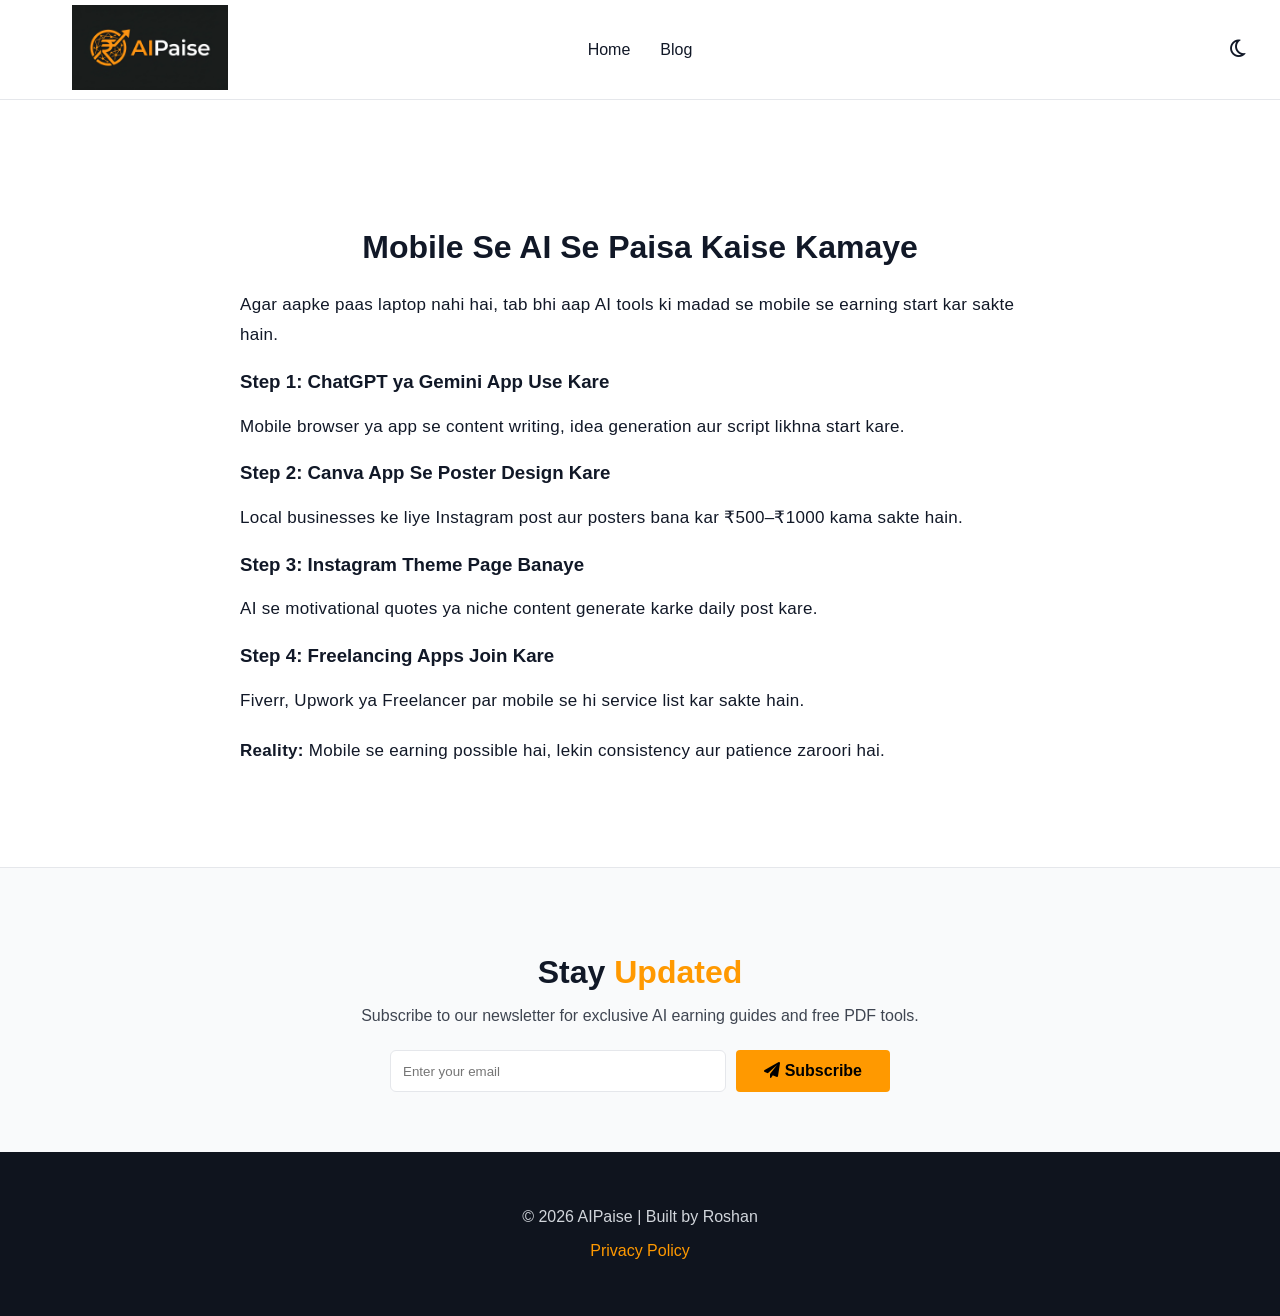
<file: mobile-ai-earning.html>
<!DOCTYPE html>
<html>
<head>
    <title>Mobile Se AI Se Paisa Kaise Kamaye (2026 Guide) | AIPaise</title>
    <meta charset="UTF-8">
    <meta name="viewport" content="width=device-width, initial-scale=1.0">
    <meta name="description" content="Mobile se AI tools jaise ChatGPT aur Canva use karke paise kamane ka complete beginner guide Hindi me.">
    <meta name="keywords" content="mobile se paisa kaise kamaye, AI earning mobile, phone se income, AI income Hindi">
    <meta name="author" content="AIPaise">
    
    <script async src="https://www.googletagmanager.com/gtag/js?id=G-G67X5SBPD9"></script>
    <script>
      window.dataLayer = window.dataLayer || [];
      function gtag(){dataLayer.push(arguments);}
      gtag('js', new Date());
      gtag('config', 'G-G67X5SBPD9');
    </script>
    
    <link rel="stylesheet" href="https://cdnjs.cloudflare.com/ajax/libs/font-awesome/6.0.0/css/all.min.css">
    
    <link rel="stylesheet" href="style.css">
</head>
<body>

<div id="progress-container">
    <div id="progress-bar"></div>
</div>

<nav>
    <div class="logo">
    <a href="index.html">
        <img src="images/AIPaise_logo.webp" alt="AIPaise Premium Logo">
    </a>
</div>
    <ul>
        <li><a href="index.html">Home</a></li>
        <li><a href="blog.html">Blog</a></li>
    </ul>
    <div class="nav-right">
        <button id="theme-toggle" class="theme-toggle">
            <i id="theme-icon" class="far fa-moon"></i>
        </button>
    </div>
</nav>

<section class="features animate-on-scroll">
    <h2>Mobile Se AI Se Paisa Kaise Kamaye</h2>
    <div style="max-width:800px; margin:auto; text-align:left;">
        <p class="animate-on-scroll">Agar aapke paas laptop nahi hai, tab bhi aap AI tools ki madad se mobile se earning start kar sakte hain.</p>
        
        <h3 class="animate-on-scroll">Step 1: ChatGPT ya Gemini App Use Kare</h3>
        <p class="animate-on-scroll">Mobile browser ya app se content writing, idea generation aur script likhna start kare.</p>
        
        <h3 class="animate-on-scroll">Step 2: Canva App Se Poster Design Kare</h3>
        <p class="animate-on-scroll">Local businesses ke liye Instagram post aur posters bana kar ₹500–₹1000 kama sakte hain.</p>
        
        <h3 class="animate-on-scroll">Step 3: Instagram Theme Page Banaye</h3>
        <p class="animate-on-scroll">AI se motivational quotes ya niche content generate karke daily post kare.</p>
        
        <h3 class="animate-on-scroll">Step 4: Freelancing Apps Join Kare</h3>
        <p class="animate-on-scroll">Fiverr, Upwork ya Freelancer par mobile se hi service list kar sakte hain.</p>
        
        <p class="animate-on-scroll"><strong>Reality:</strong> Mobile se earning possible hai, lekin consistency aur patience zaroori hai.</p>
    </div>
</section>

<section class="newsletter animate-on-scroll">
    <h2>Stay <span>Updated</span></h2>
    <p>Subscribe to our newsletter for exclusive AI earning guides and free PDF tools.</p>
    <form name="newsletter" method="POST" data-netlify="true" class="newsletter-form">
        <input type="email" name="email" placeholder="Enter your email" required>
        <button type="submit"><i class="fas fa-paper-plane"></i> Subscribe</button>
    </form>
</section>

<footer>
    <p>© 2026 AIPaise | Built by Roshan</p>
    <p><a href="privacy-policy.html">Privacy Policy</a></p>
</footer>

<script>
    const themeBtn = document.getElementById('theme-toggle');
    const themeIcon = document.getElementById('theme-icon');
    const body = document.body;

    if(localStorage.getItem('theme') === 'dark') { 
        body.classList.add('dark-mode'); 
        themeIcon.classList.replace('fa-moon', 'fa-sun'); 
        themeIcon.classList.replace('far', 'fas'); 
    }

    themeBtn.addEventListener('click', () => {
        body.classList.toggle('dark-mode');
        if(body.classList.contains('dark-mode')) { 
            localStorage.setItem('theme', 'dark'); 
            themeIcon.classList.replace('fa-moon', 'fa-sun'); 
            themeIcon.classList.replace('far', 'fas'); 
        } else { 
            localStorage.setItem('theme', 'light'); 
            themeIcon.classList.replace('fa-sun', 'fa-moon'); 
            themeIcon.classList.replace('fas', 'far'); 
        }
    });

    const observer = new IntersectionObserver((entries) => { 
        entries.forEach(entry => { 
            if(entry.isIntersecting) { entry.target.classList.add('show'); } 
        }); 
    }, { threshold: 0.1 });
    document.querySelectorAll('.animate-on-scroll').forEach(el => observer.observe(el));

    window.addEventListener('scroll', () => {
        let winScroll = document.body.scrollTop || document.documentElement.scrollTop;
        let height = document.documentElement.scrollHeight - document.documentElement.clientHeight;
        let scrolled = (winScroll / height) * 100;
        document.getElementById("progress-bar").style.width = scrolled + "%";
    });
</script>

</body>
</html>
</file>
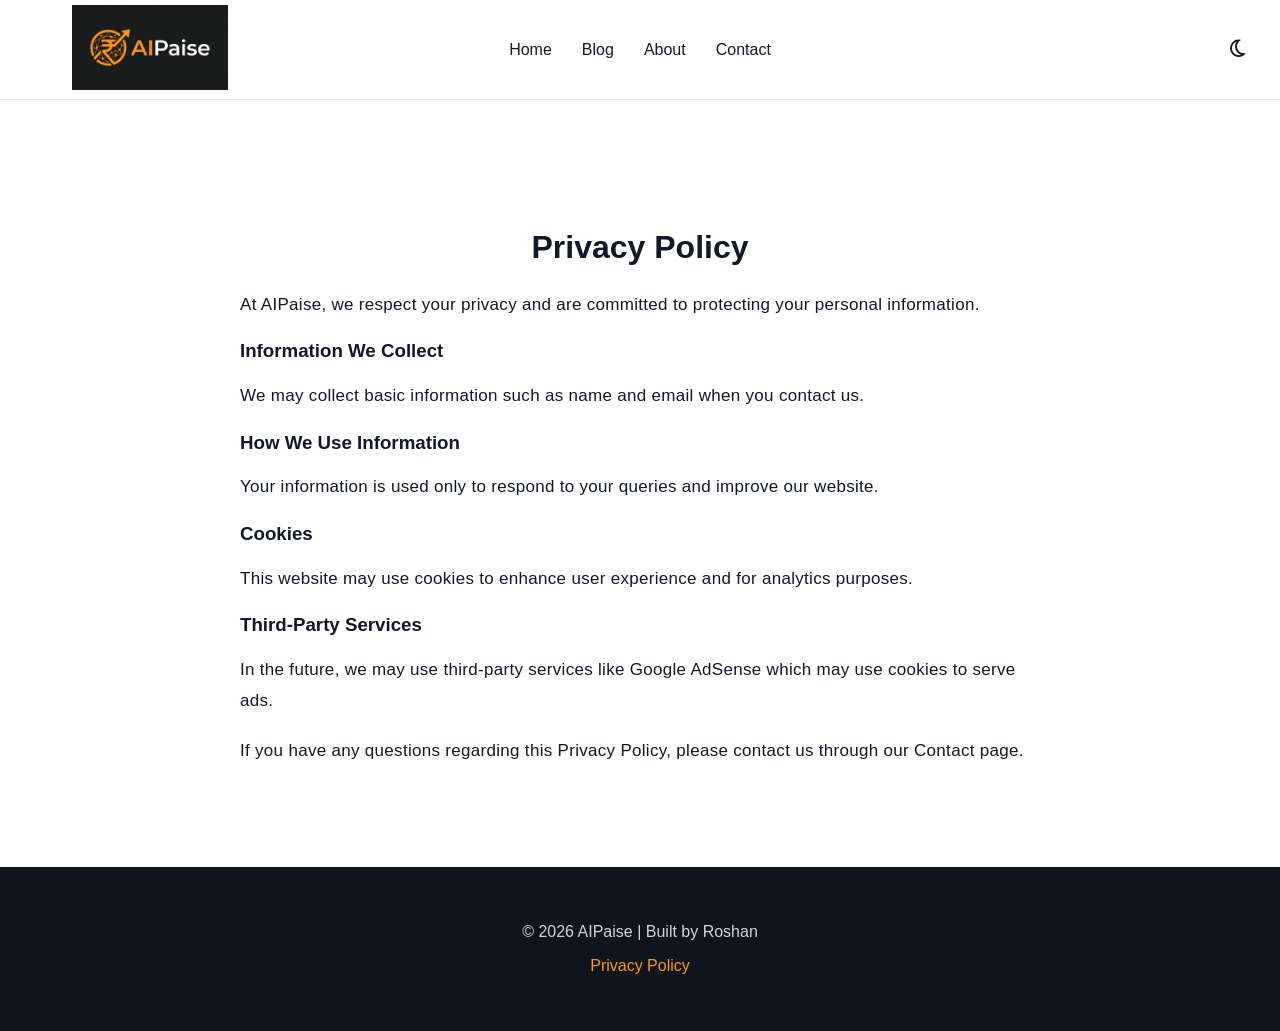
<file: privacy-policy.html>
<!DOCTYPE html>
<html>
<head>
    <title>Privacy Policy - AIPaise</title>
    <meta charset="UTF-8">
    <meta name="viewport" content="width=device-width, initial-scale=1.0">
    
    <link rel="stylesheet" href="https://cdnjs.cloudflare.com/ajax/libs/font-awesome/6.0.0/css/all.min.css">
    
    <link rel="stylesheet" href="style.css">
</head>
<body>

<div id="progress-container">
    <div id="progress-bar"></div>
</div>

<nav>
    <div class="logo">
    <a href="index.html">
        <img src="images/AIPaise_logo.webp" alt="AIPaise Premium Logo">
    </a>
</div>
    <ul>
        <li><a href="index.html">Home</a></li>
        <li><a href="blog.html">Blog</a></li>
        <li><a href="about.html">About</a></li>
        <li><a href="contact.html">Contact</a></li>
    </ul>
    <div class="nav-right">
        <button id="theme-toggle" class="theme-toggle">
            <i id="theme-icon" class="far fa-moon"></i>
        </button>
    </div>
</nav>

<section class="features animate-on-scroll">
    <h2>Privacy Policy</h2>
    <div style="max-width:800px; margin:auto; text-align:left;">
        <p class="animate-on-scroll">At AIPaise, we respect your privacy and are committed to protecting your personal information.</p>
        
        <h3 class="animate-on-scroll">Information We Collect</h3>
        <p class="animate-on-scroll">We may collect basic information such as name and email when you contact us.</p>
        
        <h3 class="animate-on-scroll">How We Use Information</h3>
        <p class="animate-on-scroll">Your information is used only to respond to your queries and improve our website.</p>
        
        <h3 class="animate-on-scroll">Cookies</h3>
        <p class="animate-on-scroll">This website may use cookies to enhance user experience and for analytics purposes.</p>
        
        <h3 class="animate-on-scroll">Third-Party Services</h3>
        <p class="animate-on-scroll">In the future, we may use third-party services like Google AdSense which may use cookies to serve ads.</p>
        
        <p class="animate-on-scroll">If you have any questions regarding this Privacy Policy, please contact us through our Contact page.</p>
    </div>
</section>

<footer>
    <p>© 2026 AIPaise | Built by Roshan</p>
    <p><a href="privacy-policy.html">Privacy Policy</a></p>
</footer>

<script>
    const themeBtn = document.getElementById('theme-toggle');
    const themeIcon = document.getElementById('theme-icon');
    const body = document.body;

    if(localStorage.getItem('theme') === 'dark') { 
        body.classList.add('dark-mode'); 
        themeIcon.classList.replace('fa-moon', 'fa-sun'); 
        themeIcon.classList.replace('far', 'fas'); 
    }

    themeBtn.addEventListener('click', () => {
        body.classList.toggle('dark-mode');
        if(body.classList.contains('dark-mode')) { 
            localStorage.setItem('theme', 'dark'); 
            themeIcon.classList.replace('fa-moon', 'fa-sun'); 
            themeIcon.classList.replace('far', 'fas'); 
        } else { 
            localStorage.setItem('theme', 'light'); 
            themeIcon.classList.replace('fa-sun', 'fa-moon'); 
            themeIcon.classList.replace('fas', 'far'); 
        }
    });

    const observer = new IntersectionObserver((entries) => { 
        entries.forEach(entry => { 
            if(entry.isIntersecting) { entry.target.classList.add('show'); } 
        }); 
    }, { threshold: 0.1 });
    document.querySelectorAll('.animate-on-scroll').forEach(el => observer.observe(el));

    window.addEventListener('scroll', () => {
        let winScroll = document.body.scrollTop || document.documentElement.scrollTop;
        let height = document.documentElement.scrollHeight - document.documentElement.clientHeight;
        let scrolled = (winScroll / height) * 100;
        document.getElementById("progress-bar").style.width = scrolled + "%";
    });
</script>

</body>
</html>
</file>
<file: style.css>
/* CSS Variables for Light & Dark Mode */
:root {
    --bg-color: #ffffff;
    --text-color: #111827;
    --nav-bg: rgba(255, 255, 255, 0.85); /* Glass effect */
    --nav-border: #e5e7eb;
    --accent-color: #ff9900; /* AIVORA Orange */
    --accent-hover: #e68a00;
    --card-bg: #f9fafb;
    --card-shadow: 0 4px 6px rgba(0,0,0,0.05);
    --footer-bg: #0f141e; 
    --footer-text: #d1d5db;
}

/* Dark Mode Theme */
body.dark-mode {
    --bg-color: #0f141e;
    --text-color: #f9fafb;
    --nav-bg: rgba(15, 20, 30, 0.85); /* Glass effect */
    --nav-border: #1f2937;
    --card-bg: #1f2937;
    --card-shadow: 0 8px 15px rgba(0,0,0,0.3);
    --footer-bg: #0a0d14;
    --footer-text: #9ca3af;
}

body {
    margin: 0;
    font-family: 'Segoe UI', Tahoma, Geneva, Verdana, sans-serif;
    background-color: var(--bg-color);
    color: var(--text-color);
    transition: background-color 0.3s ease, color 0.3s ease;
}

/* 1. READING PROGRESS BAR */
#progress-container {
    position: fixed;
    top: 0;
    left: 0;
    width: 100%;
    height: 4px;
    background: transparent;
    z-index: 2000;
}

#progress-bar {
    height: 100%;
    background: var(--accent-color);
    width: 0%;
    border-top-right-radius: 4px;
    border-bottom-right-radius: 4px;
}

/* 2. GLASSMORPHISM NAVIGATION - Professional Layout */
nav {
    display: flex;
    justify-content: space-between; 
    align-items: center;
    padding: 5px 15px; 
    background-color: var(--nav-bg);
    border-bottom: 1px solid var(--nav-border);
    position: sticky;
    top: 0;
    z-index: 1000;
    backdrop-filter: blur(12px);
    -webkit-backdrop-filter: blur(12px);
    transition: background-color 0.3s ease;
    min-height: 80px; 
}

nav .logo {
    display: flex;
    align-items: center;
    z-index: 1001;
    margin-left: -5px; 
}

nav .logo img {
    width: 280px; 
    height: auto;
    max-height: 85px;
    object-fit: contain;
}

/* Menu links ko center mein lock karne ka jadoo */
nav ul {
    list-style: none;
    display: flex;
    gap: 30px;
    margin: 0;
    padding: 0;
    position: absolute; 
    left: 50%;
    transform: translateX(-50%); 
}

nav ul li a {
    color: var(--text-color);
    text-decoration: none;
    font-weight: 500;
    font-size: 16px;
    transition: color 0.3s, border-bottom 0.3s;
    padding-bottom: 5px;
    border-bottom: 2px solid transparent;
}

nav ul li a:hover {
    color: var(--accent-color);
    border-bottom: 2px solid var(--accent-color);
}

.nav-right {
    display: flex;
    align-items: center;
    z-index: 1001;
    margin-right: 10px;
}

.theme-toggle {
    background: none;
    border: none;
    font-size: 20px; 
    cursor: pointer;
    color: var(--text-color);
    transition: transform 0.3s, color 0.3s;
}

.theme-toggle:hover {
    transform: scale(1.15);
    color: var(--accent-color);
}

/* HERO SECTION */
.hero {
    text-align: center;
    padding: 100px 20px;
    background-color: var(--bg-color);
    transition: background-color 0.3s ease;
}

.hero h1 { font-size: 48px; margin-bottom: 15px; font-weight: 800; }
.hero p { font-size: 18px; opacity: 0.9; max-width: 600px; margin: 0 auto 30px auto; }

/* BUTTONS */
button[type="submit"], .hero button, .btn {
    display: inline-block;
    padding: 12px 28px;
    background-color: var(--accent-color);
    color: #000;
    text-decoration: none;
    font-size: 16px;
    font-weight: bold;
    border-radius: 4px;
    border: none;
    cursor: pointer;
    transition: background-color 0.3s, transform 0.2s;
}

button[type="submit"]:hover, .hero button:hover, .btn:hover {
    background-color: var(--accent-hover);
    transform: translateY(-2px);
}

/* 3. SCROLL ANIMATIONS */
.animate-on-scroll {
    opacity: 0;
    transform: translateY(40px);
    transition: opacity 0.8s ease-out, transform 0.8s ease-out;
}

.animate-on-scroll.show {
    opacity: 1;
    transform: translateY(0);
}

/* FEATURES / CARDS */
.features { text-align: center; padding: 80px 20px; }
.features h2 { font-size: 32px; margin-bottom: 40px; }

.box-container { display: flex; justify-content: center; gap: 30px; flex-wrap: wrap; }

.box {
    background-color: var(--card-bg);
    padding: 30px;
    width: 300px;
    border-radius: 8px;
    box-shadow: var(--card-shadow);
    transition: transform 0.3s, box-shadow 0.3s, border-bottom 0.3s;
    text-align: left;
    border-bottom: 3px solid transparent;
}

.box:hover {
    transform: translateY(-5px);
    box-shadow: 0 10px 20px rgba(0,0,0,0.15);
    border-bottom: 3px solid var(--accent-color);
}

.box h3 { margin-top: 0; color: var(--text-color); }
.box a { color: var(--accent-color); text-decoration: none; font-weight: bold; display: inline-block; margin-top: 15px; }

.about {
    background-color: var(--card-bg);
    text-align: center; padding: 70px 20px;
}

/* 4. PREMIUM NEWSLETTER BOX */
.newsletter {
    background-color: var(--card-bg);
    padding: 60px 20px;
    text-align: center;
    border-top: 1px solid var(--nav-border);
}

.newsletter h2 { font-size: 32px; margin-bottom: 10px; }
.newsletter h2 span { color: var(--accent-color); }
.newsletter p { opacity: 0.8; margin-bottom: 25px; }

.newsletter-form {
    display: flex;
    justify-content: center;
    gap: 10px;
    max-width: 500px;
    margin: 0 auto;
}

.newsletter-form input {
    margin-bottom: 0;
    flex: 1;
}

form input, form textarea {
    width: 100%; padding: 12px;
    border: 1px solid var(--nav-border);
    border-radius: 6px;
    background-color: var(--bg-color);
    color: var(--text-color);
    margin-bottom: 20px; font-family: inherit; box-sizing: border-box;
}

footer {
    text-align: center; padding: 40px 20px;
    background-color: var(--footer-bg); color: var(--footer-text);
}
footer a { color: var(--accent-color); text-decoration: none; }
footer a:hover { text-decoration: underline; }

/* =========================================
   🖋️ TYPOGRAPHY & SPACING FIX (Line chipakne ka solution)
   ========================================= */
article p, .features p, .box p {
    line-height: 1.8; /* Ye lines ke beech mast gap dega */
    font-size: 17px;
    margin-bottom: 20px; /* Paragraphs ke beech space */
    color: var(--text-color);
    opacity: 0.9;
    letter-spacing: 0.3px;
}

article li, .features li {
    line-height: 1.7;
    font-size: 16px;
    margin-bottom: 14px; /* List items ek dusre se thoda door rahenge */
    opacity: 0.9;
}

article h2, .features h2 {
    line-height: 1.4;
    margin-top: 45px; /* Headings ke upar saans lene ki jagah */
    margin-bottom: 20px;
}

/* =========================================
   📱 MOBILE RESPONSIVE DESIGN FIX
   ========================================= */
@media screen and (max-width: 768px) {
    nav {
        flex-direction: column;
        padding: 15px 10px;
        min-height: auto;
    }
    
    nav .logo {
        margin: 0 auto 15px auto; 
        justify-content: center;
    }
    
    nav .logo img {
        width: 220px; 
        max-height: 60px;
    }
    
    nav ul {
        position: relative;
        left: 0;
        transform: none;
        width: 100%;
        justify-content: center;
        flex-wrap: wrap; 
        gap: 15px;
    }
    
    nav ul li a {
        font-size: 14px; 
    }
    
    .nav-right {
        position: absolute;
        top: 25px;
        right: 20px;
        margin: 0;
    }

    /* Mobile Typography adjustments */
    article p, .features p, .box p {
        font-size: 16px;
        line-height: 1.7;
    }
}

/* =========================================
   🚀 3D FLOATING ANIMATION FOR AI TOOL PAGES
   ========================================= */

.guide-header {
    background: var(--card-bg);
    border: 1px solid var(--nav-border);
    border-radius: 24px;
    padding: 100px 30px 40px 30px; 
    text-align: center;
    position: relative;
    margin-top: 100px; 
    box-shadow: 0 20px 40px rgba(0,0,0,0.3);
    transition: transform 0.4s ease, box-shadow 0.4s ease;
}

.brand-icon-3d {
    width: 220px; 
    height: auto;
    position: absolute;
    top: -110px; 
    left: 50%;
    transform: translateX(-50%);
    filter: drop-shadow(0 15px 30px rgba(255, 153, 0, 0.5)); 
    transition: all 0.4s ease;
    z-index: 5;
    border-radius: 20px; 
}

.guide-header:hover .brand-icon-3d {
    top: -130px; 
    transform: translateX(-50%) scale(1.1);
}

.guide-header:hover {
    transform: translateY(-10px);
    box-shadow: 0 30px 60px rgba(0,0,0,0.5);
}

@media screen and (max-width: 768px) {
    .brand-icon-3d {
        width: 150px; 
        top: -75px; 
    }
    .guide-header {
        margin-top: 80px;
        padding-top: 80px; 
    }
    .guide-header:hover .brand-icon-3d {
        top: -90px;
    }
}

/* =========================================
   🌟 HOME PAGE PREMIUM UPGRADES
   ========================================= */

/* Hero Section Background Magic */
.hero {
    position: relative;
    overflow: hidden;
    background: radial-gradient(circle at top right, rgba(255, 153, 0, 0.05), transparent), var(--bg-color);
}

/* Glassmorphism Effect for Feature Cards */
.box {
    backdrop-filter: blur(5px);
    border: 1px solid var(--nav-border);
}

/* Feature Icon Style */
.feature-icon {
    font-size: 40px;
    color: var(--accent-color);
    margin-bottom: 20px;
}

/* Trending Tools Section (Mini Cards) */
.trending-tools {
    display: flex;
    justify-content: center;
    flex-wrap: wrap; /* Mobile par tootne se bachayega */
    gap: 20px;
    margin-top: 40px;
}

.mini-tool-card {
    background: var(--card-bg);
    padding: 15px 25px;
    border-radius: 50px;
    border: 1px solid var(--nav-border);
    display: flex;
    align-items: center;
    gap: 10px;
    font-weight: bold;
    font-size: 16px;
    color: var(--text-color);
    transition: 0.3s;
    text-decoration: none;
}

.mini-tool-card i {
    font-size: 20px;
    color: var(--accent-color);
}

.mini-tool-card:hover {
    border-color: var(--accent-color);
    transform: scale(1.05);
    box-shadow: 0 5px 15px rgba(255, 153, 0, 0.2);
}

/* Mini Icons inside Buttons (MERA NAYA CODE YAHAN HAI) */
.mini-icon {
    width: 24px;
    height: 24px;
    object-fit: contain;
    border-radius: 4px;
}
</file>
